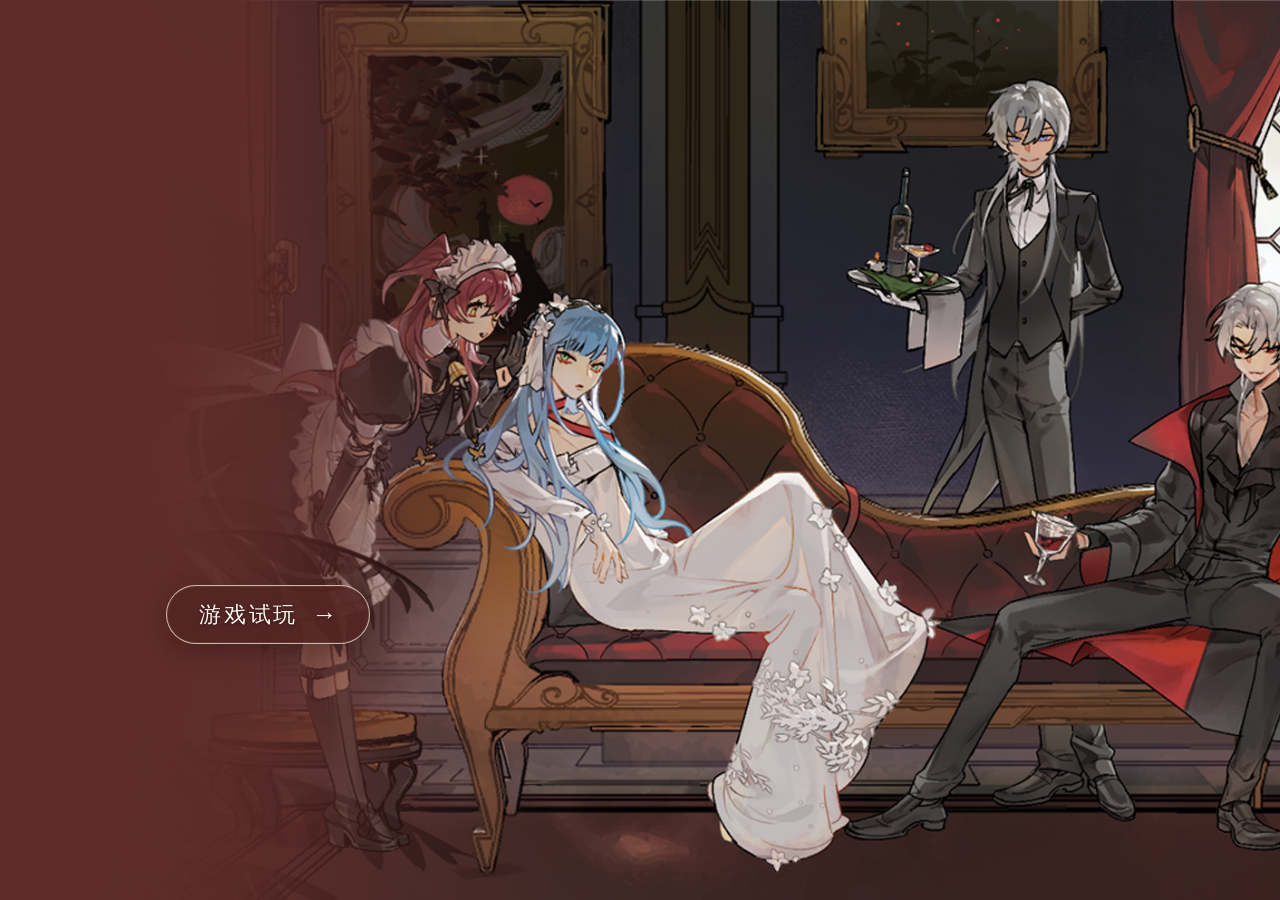
<file: index.html>
<!doctype html>
<html lang="zh-CN">
<head>
  <meta charset="utf-8">
  <meta name="viewport" content="width=device-width, initial-scale=1">
  <title>造梦间｜游戏试玩</title>
  <style>
    :root {
      color-scheme: dark;
      font-family: "Microsoft YaHei", "Noto Sans SC", sans-serif;
    }

    * { box-sizing: border-box; }

    html, body {
      width: 100%;
      height: 100%;
      margin: 0;
      overflow: hidden;
      background: #3a1d1c;
    }

    .home {
      position: relative;
      width: 100%;
      height: 100%;
      min-height: 100dvh;
      background: #3a1d1c url("assets/home-hero.png") center center / cover no-repeat;
    }

    .play-button {
      position: absolute;
      left: 13%;
      top: 65%;
      display: inline-flex;
      align-items: center;
      justify-content: center;
      min-width: 190px;
      min-height: 58px;
      padding: 14px 32px;
      border: 1px solid rgba(255, 239, 220, 0.72);
      border-radius: 999px;
      color: #fff8ef;
      background: rgba(83, 37, 35, 0.88);
      box-shadow: 0 8px 24px rgba(20, 7, 7, 0.28), inset 0 0 0 1px rgba(255,255,255,0.08);
      font-size: clamp(17px, 1.7vw, 24px);
      letter-spacing: 0.12em;
      text-decoration: none;
      text-shadow: 0 1px 3px rgba(0,0,0,0.45);
      transition: transform 160ms ease, background 160ms ease, box-shadow 160ms ease;
    }

    .play-button::after {
      content: "→";
      margin-left: 14px;
      font-size: 1.15em;
      letter-spacing: 0;
    }

    .play-button:hover,
    .play-button:focus-visible {
      background: rgba(116, 52, 47, 0.96);
      box-shadow: 0 10px 28px rgba(20, 7, 7, 0.36), inset 0 0 0 1px rgba(255,255,255,0.14);
      transform: translateY(-2px);
    }

    .play-button:focus-visible {
      outline: 3px solid rgba(255, 224, 190, 0.82);
      outline-offset: 4px;
    }

    @media (max-width: 700px) {
      .home {
        background-position: 62% center;
      }

      .play-button {
        left: 50%;
        top: auto;
        bottom: 9%;
        min-width: 180px;
        transform: translateX(-50%);
        background: rgba(65, 28, 28, 0.92);
      }

      .play-button:hover,
      .play-button:focus-visible {
        transform: translateX(-50%) translateY(-2px);
      }
    }
  </style>
</head>
<body>
  <main class="home" aria-label="造梦间首页">
    <a class="play-button" href="game01-001/" aria-label="进入游戏试玩">游戏试玩</a>
  </main>
</body>
</html>
</file>
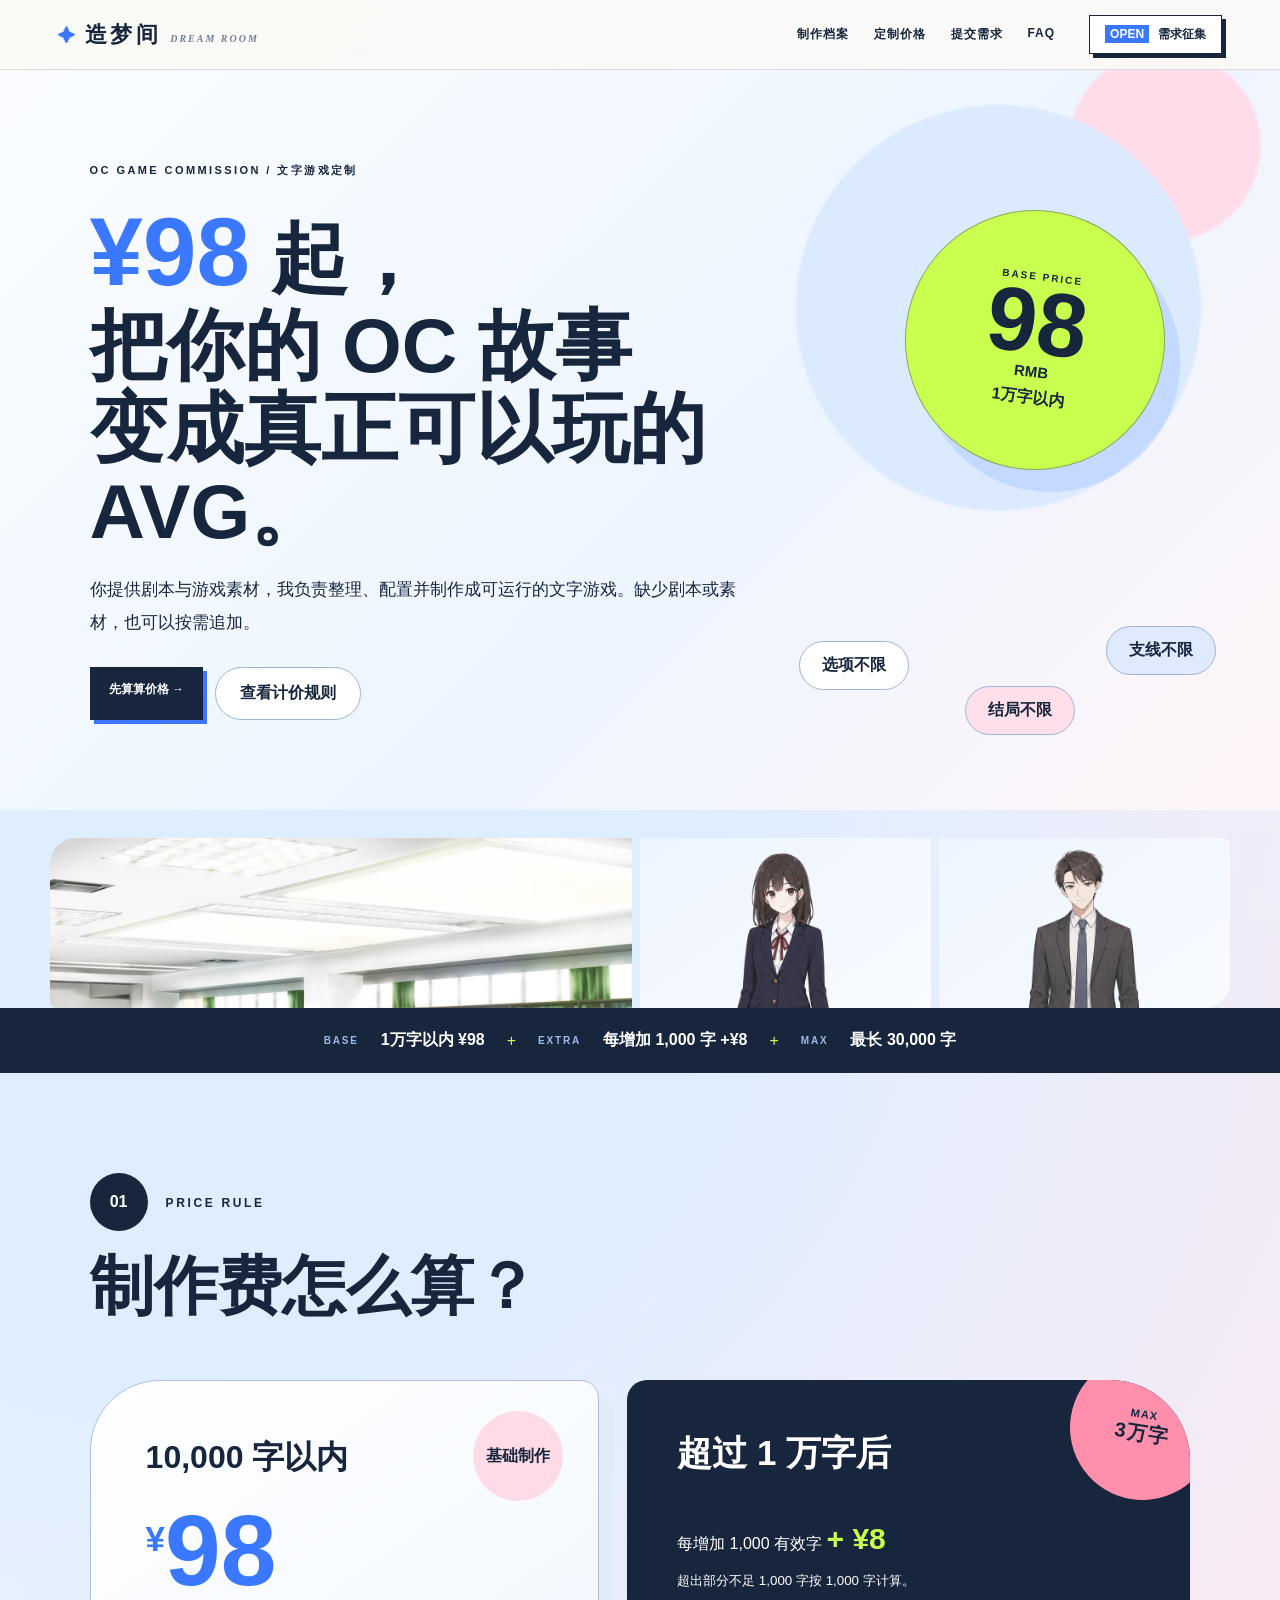
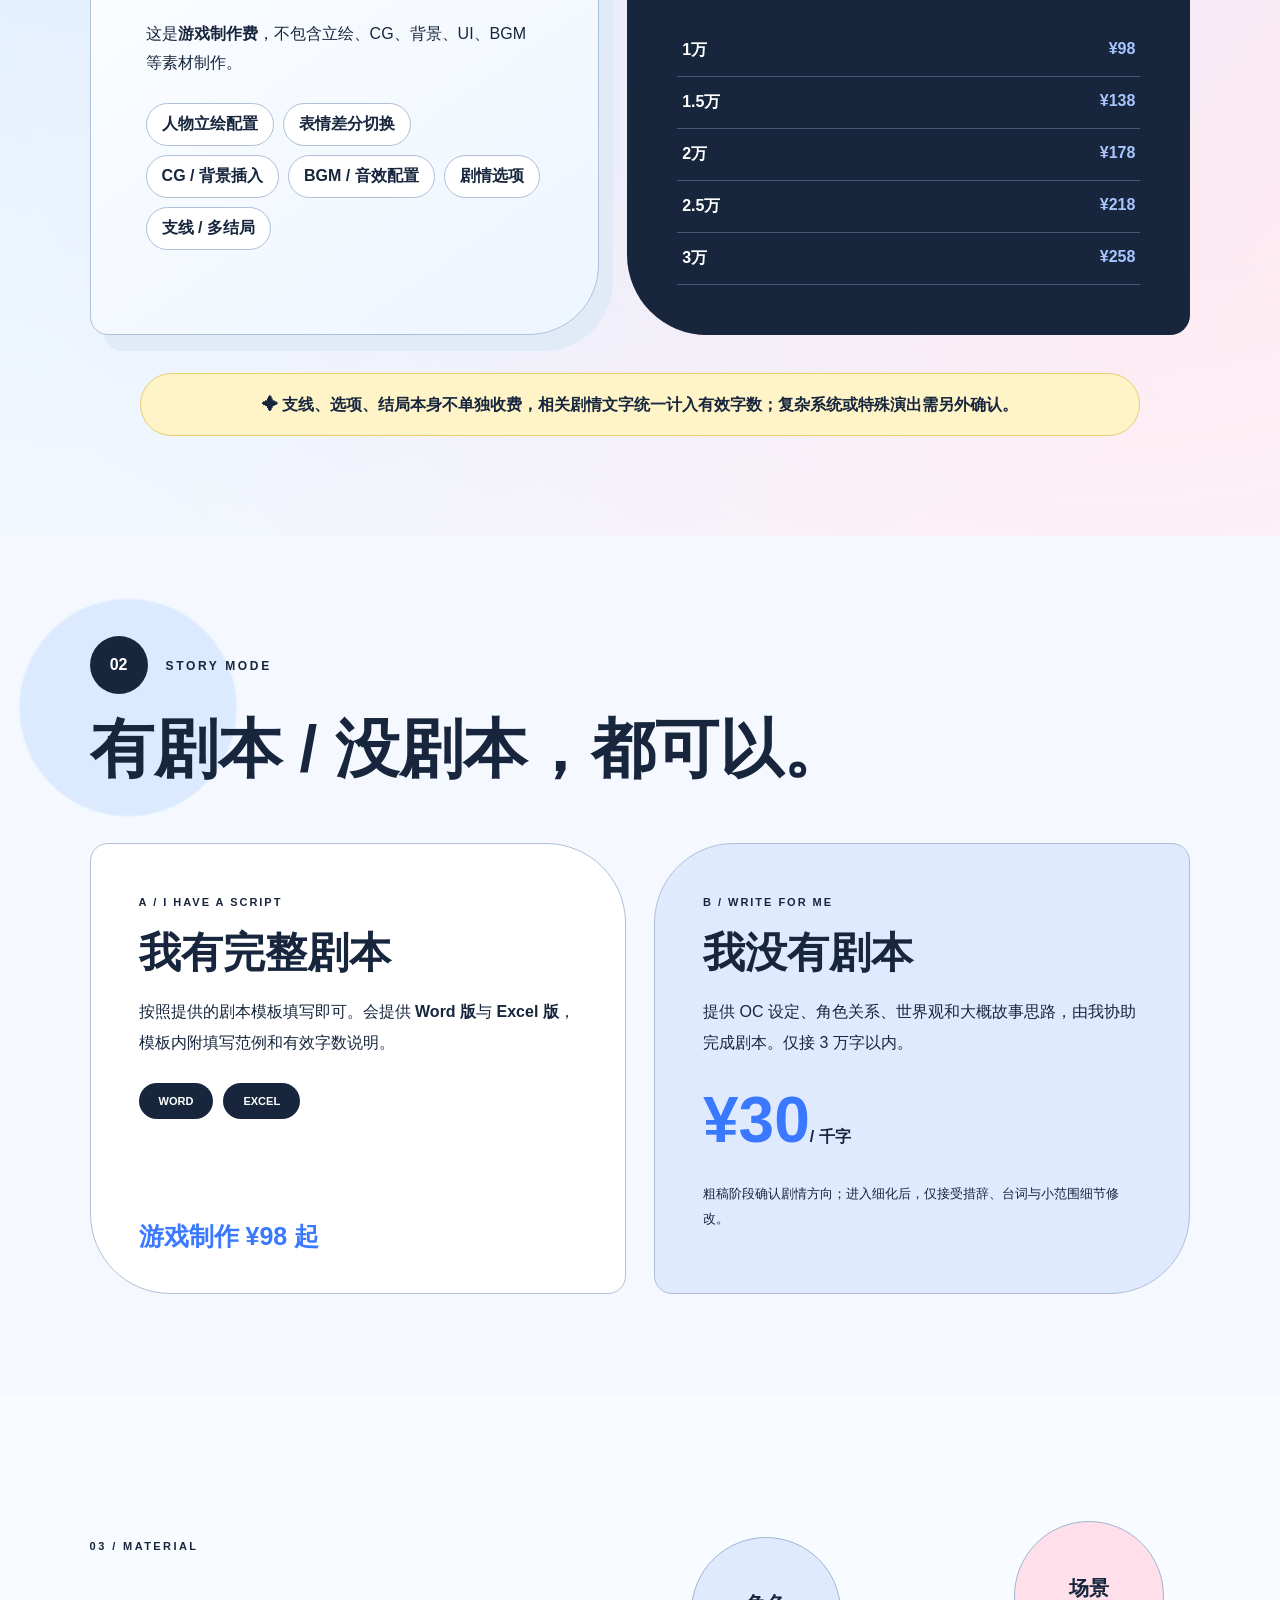
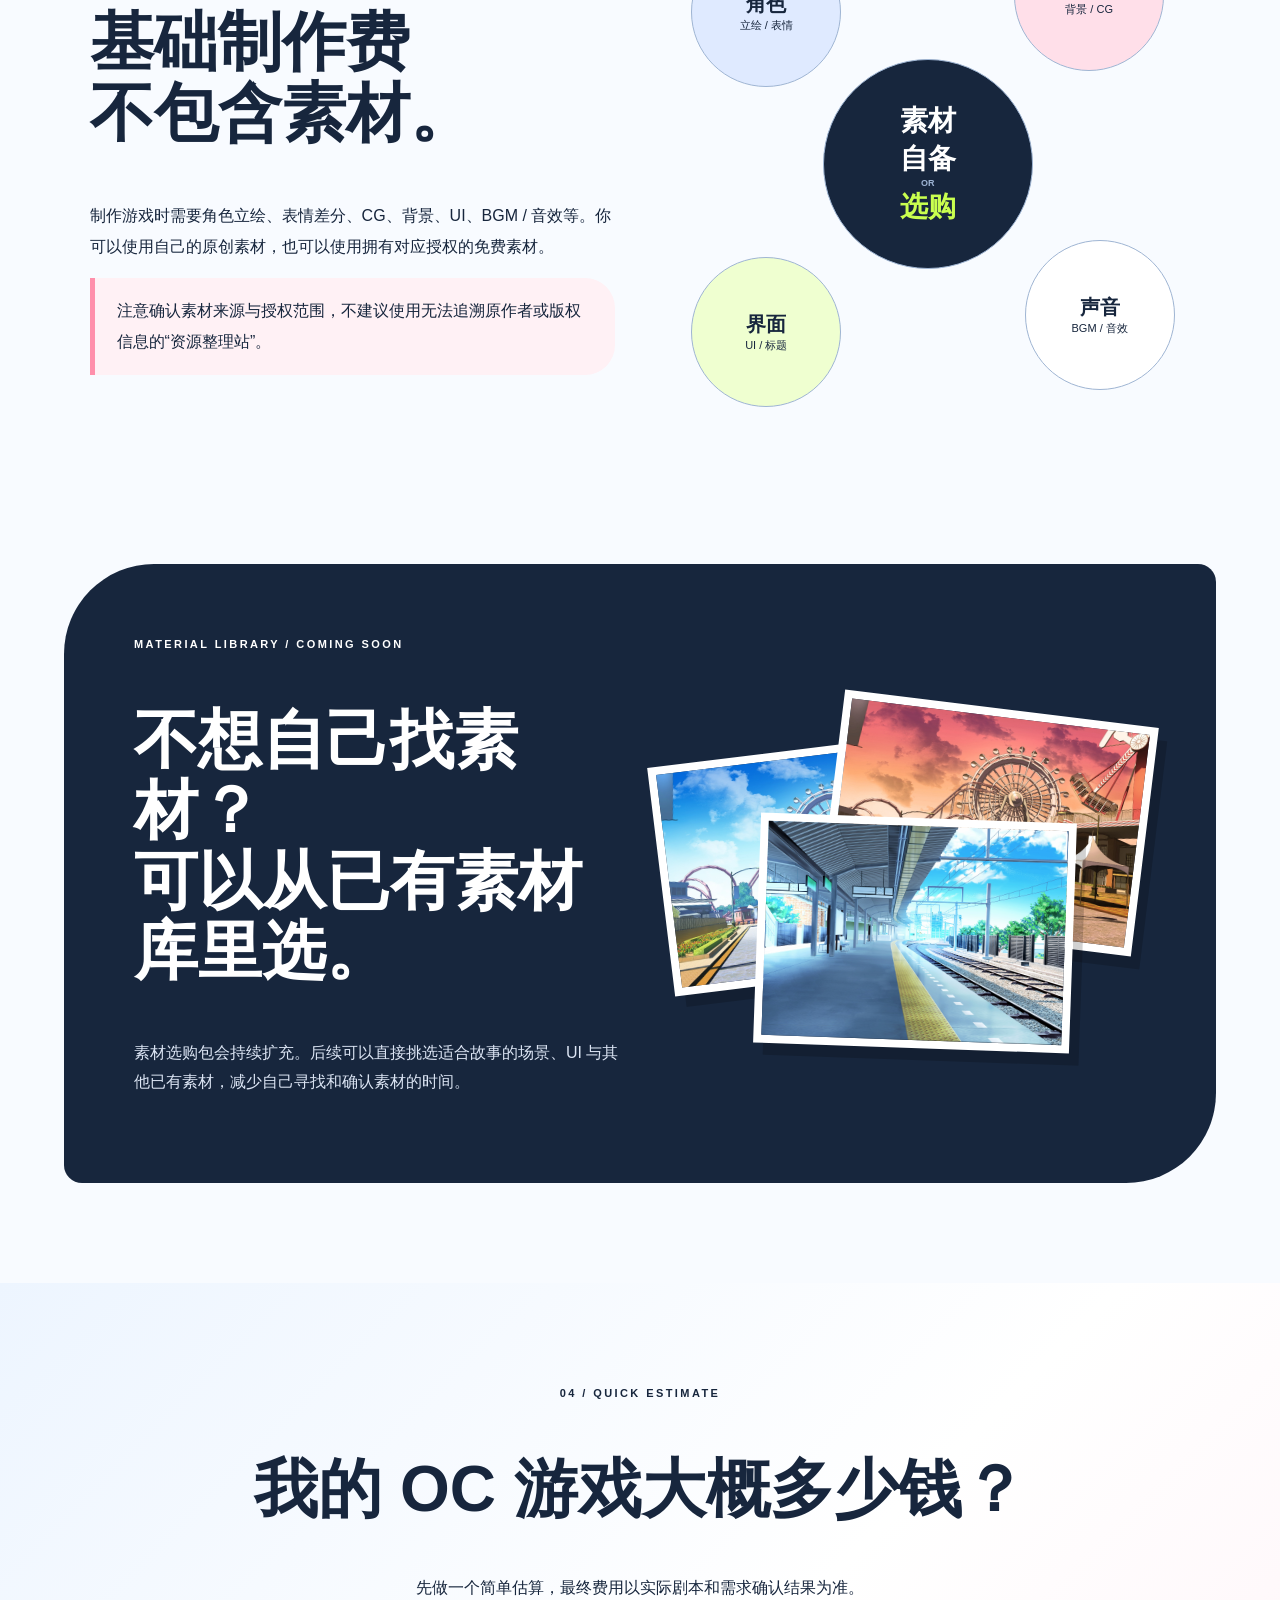
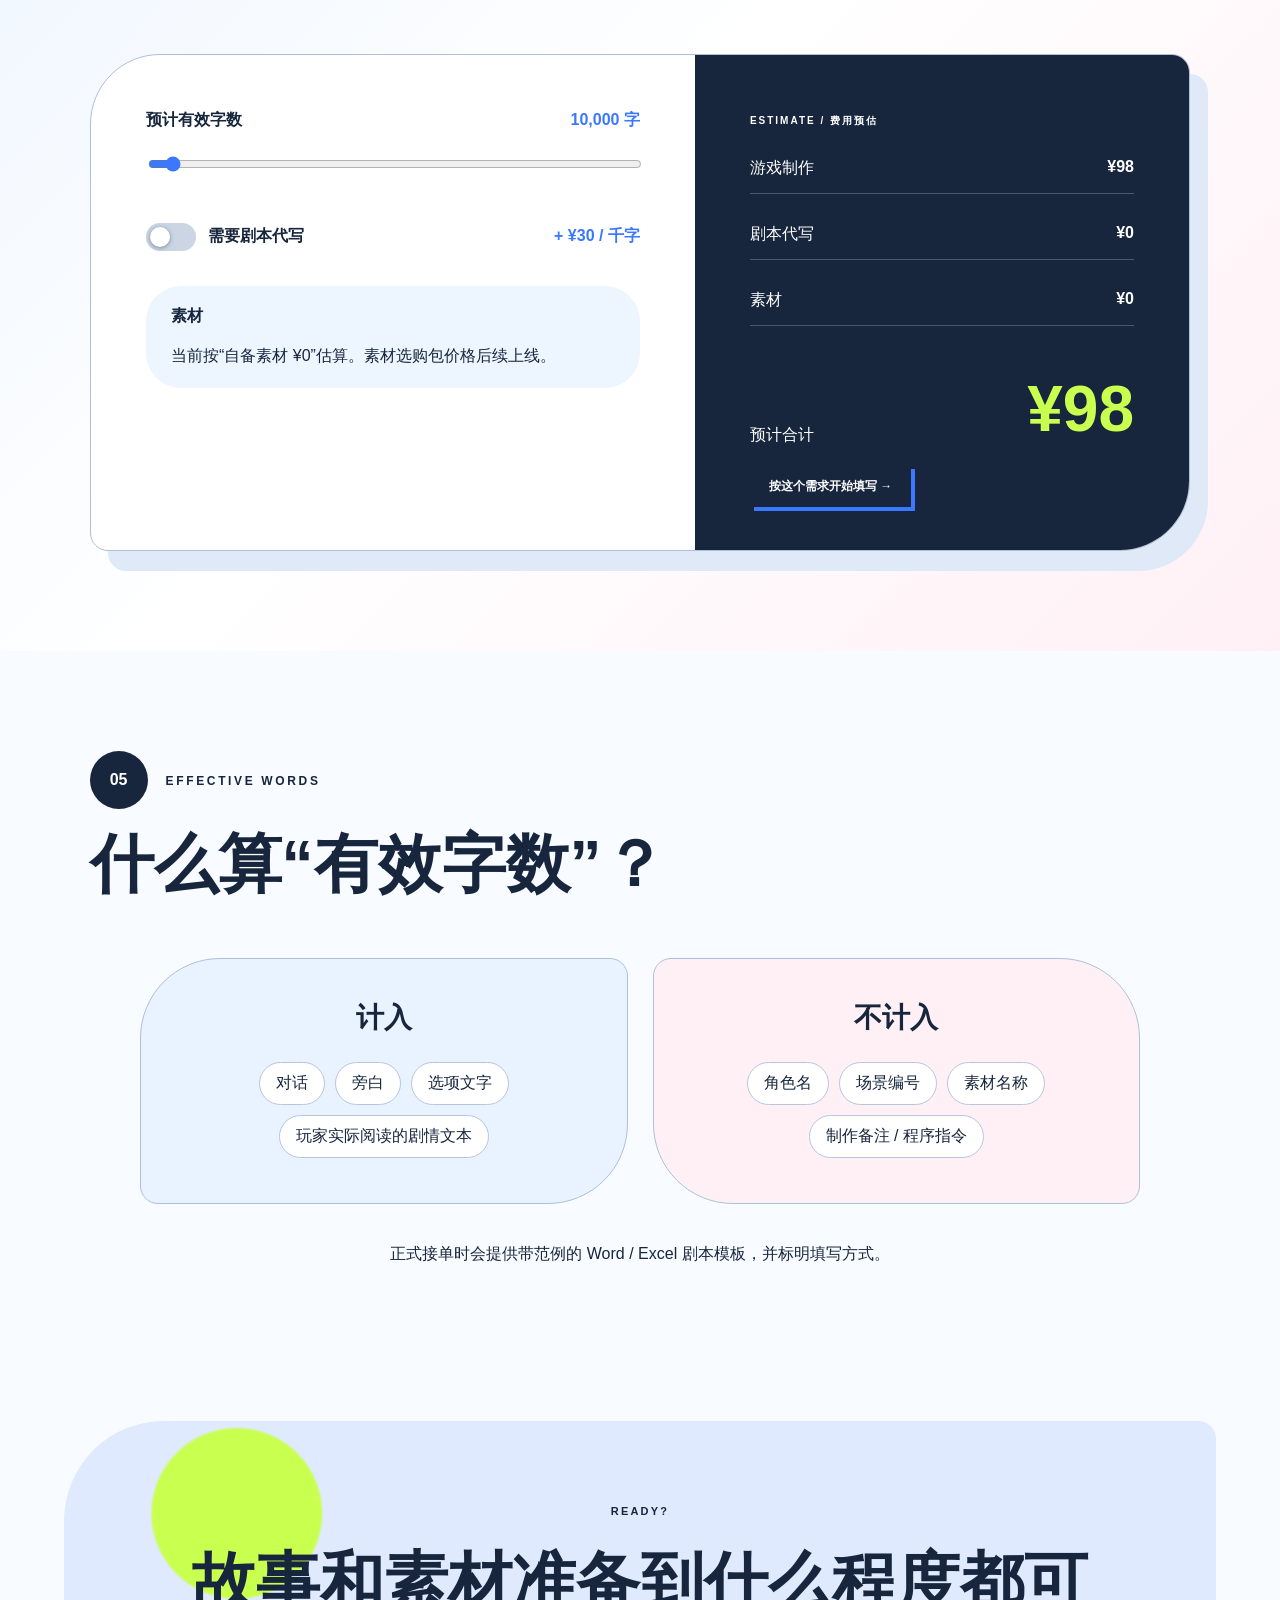
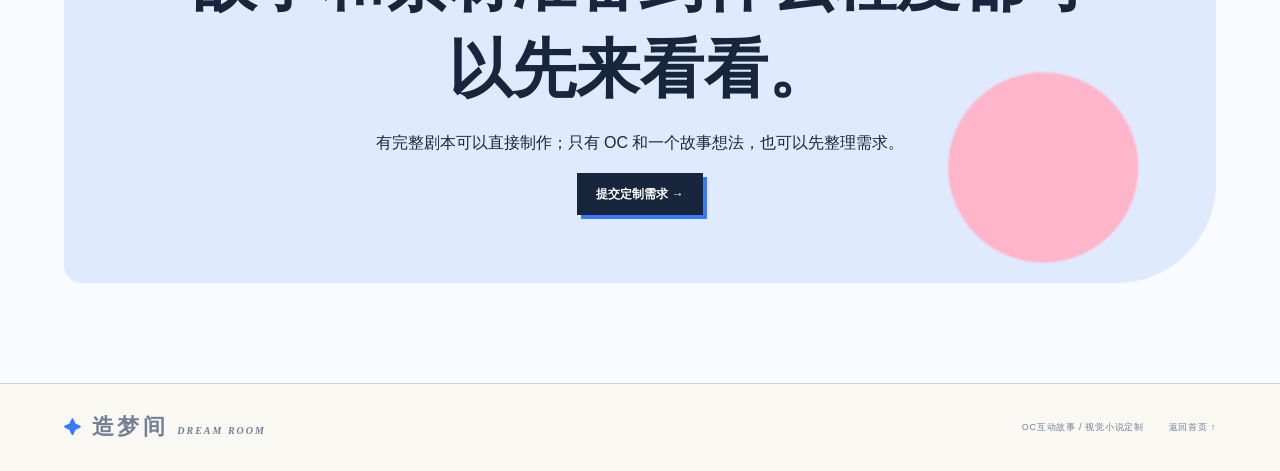
<file: commission.html>
<!doctype html><html lang="zh-CN"><head><meta charset="utf-8"><meta name="viewport" content="width=device-width,initial-scale=1"><title>定制价格｜造梦间</title><link rel="stylesheet" href="style.css"><link rel="stylesheet" href="subpages.css"><link rel="stylesheet" href="pricing.css"></head><body class="subpage"><header class="nav"><a class="brand" href="index.html"><span class="brand-star">✦</span><b>造梦间</b><em>DREAM ROOM</em></a><nav><a href="index.html#project">制作档案</a><a href="commission.html">定制价格</a><a href="request.html">提交需求</a><a href="faq.html">FAQ</a></nav><a class="nav-ticket" href="request.html"><span>OPEN</span> 需求征集</a></header><main>
<section class="price-hero"><div class="hero-copy"><span class="eyebrow">OC GAME COMMISSION / 文字游戏定制</span><h1><i>¥98</i> 起，<br>把你的 OC 故事<br><strong>变成真正可以玩的 AVG。</strong></h1><p>你提供剧本与游戏素材，我负责整理、配置并制作成可运行的文字游戏。缺少剧本或素材，也可以按需追加。</p><div class="hero-actions"><a class="btn-fill" href="#calculator">先算算价格 →</a><a class="soft-btn" href="#rules">查看计价规则</a></div></div><div class="price-sticker"><small>BASE PRICE</small><b>98</b><span>RMB</span><em>1万字以内</em></div><div class="bubble b1">选项不限</div><div class="bubble b2">结局不限</div><div class="bubble b3">支线不限</div></section><div class="sub-visual-strip"><img src="assets/library.jpg" alt="图书馆场景"><img src="assets/female-student.png" class="portrait" alt="学生角色"><img src="assets/male-office.png" class="portrait" alt="上班族角色"></div>
<section class="price-strip"><span>BASE</span><b>1万字以内 ¥98</b><i>+</i><span>EXTRA</span><b>每增加 1,000 字 +¥8</b><i>+</i><span>MAX</span><b>最长 30,000 字</b></section>
<section class="pricing-section" id="rules"><div class="sub-title"><b>01</b><span>PRICE RULE</span><h2>制作费怎么算？</h2></div><div class="price-layout"><article class="main-price-card"><div class="round-label">基础制作</div><h3>10,000 字以内</h3><div class="huge-price"><sup>¥</sup>98</div><p>这是<strong>游戏制作费</strong>，不包含立绘、CG、背景、UI、BGM 等素材制作。</p><div class="included"><span>人物立绘配置</span><span>表情差分切换</span><span>CG / 背景插入</span><span>BGM / 音效配置</span><span>剧情选项</span><span>支线 / 多结局</span></div></article><div class="price-ruler"><h3>超过 1 万字后</h3><p>每增加 1,000 有效字 <strong>+ ¥8</strong><br><small>超出部分不足 1,000 字按 1,000 字计算。</small></p><div class="ruler-list"><span><b>1万</b><em>¥98</em></span><span><b>1.5万</b><em>¥138</em></span><span><b>2万</b><em>¥178</em></span><span><b>2.5万</b><em>¥218</em></span><span><b>3万</b><em>¥258</em></span></div><div class="limit-orb">MAX<br><b>3万字</b></div></div></div><div class="notice-pill">✦ 支线、选项、结局本身不单独收费，相关剧情文字统一计入有效字数；复杂系统或特殊演出需另外确认。</div></section>
<section class="script-section"><div class="sub-title"><b>02</b><span>STORY MODE</span><h2>有剧本 / 没剧本，都可以。</h2></div><div class="script-cards"><article class="script-card have"><span>A / I HAVE A SCRIPT</span><h3>我有完整剧本</h3><p>按照提供的剧本模板填写即可。会提供 <b>Word 版</b>与 <b>Excel 版</b>，模板内附填写范例和有效字数说明。</p><div class="doc-pills"><i>WORD</i><i>EXCEL</i></div><strong>游戏制作 ¥98 起</strong></article><article class="script-card need"><span>B / WRITE FOR ME</span><h3>我没有剧本</h3><p>提供 OC 设定、角色关系、世界观和大概故事思路，由我协助完成剧本。仅接 3 万字以内。</p><div class="writer-price"><b>¥30</b><em>/ 千字</em></div><p class="mini">粗稿阶段确认剧情方向；进入细化后，仅接受措辞、台词与小范围细节修改。</p></article></div></section>
<section class="material-section"><div class="material-copy"><span>03 / MATERIAL</span><h2>基础制作费<br>不包含素材。</h2><p>制作游戏时需要角色立绘、表情差分、CG、背景、UI、BGM / 音效等。你可以使用自己的原创素材，也可以使用拥有对应授权的免费素材。</p><p class="warning">注意确认素材来源与授权范围，不建议使用无法追溯原作者或版权信息的“资源整理站”。</p></div><div class="material-orbit"><div class="mat m1">角色<br><small>立绘 / 表情</small></div><div class="mat m2">场景<br><small>背景 / CG</small></div><div class="mat m3">界面<br><small>UI / 标题</small></div><div class="mat m4">声音<br><small>BGM / 音效</small></div><div class="center-mat">素材<br>自备<br><i>OR</i><b>选购</b></div></div></section>
<section class="library-tease"><div><span>MATERIAL LIBRARY / COMING SOON</span><h2>不想自己找素材？<br>可以从已有素材库里选。</h2><p>素材选购包会持续扩充。后续可以直接挑选适合故事的场景、UI 与其他已有素材，减少自己寻找和确认素材的时间。</p></div><div class="scene-stack"><img src="assets/park-day.jpg" onerror="this.src='../rtamu01_19201080.jpg'" alt="场景"><img src="assets/park-sunset.jpg" alt="场景"><img src="assets/station.jpg" onerror="this.style.display='none'" alt="场景"></div></section>
<section class="calculator" id="calculator"><div class="calc-head"><span>04 / QUICK ESTIMATE</span><h2>我的 OC 游戏大概多少钱？</h2><p>先做一个简单估算，最终费用以实际剧本和需求确认结果为准。</p></div><div class="calc-box"><div class="calc-controls"><label>预计有效字数 <output id="wordOut">10,000 字</output><input id="words" type="range" min="10000" max="30000" step="1000" value="10000"></label><label class="toggle-row"><input id="writing" type="checkbox"><span></span><b>需要剧本代写</b><em>+ ¥30 / 千字</em></label><div class="calc-note"><b>素材</b><p>当前按“自备素材 ¥0”估算。素材选购包价格后续上线。</p></div></div><div class="receipt"><small>ESTIMATE / 费用预估</small><p><span>游戏制作</span><b id="gamePrice">¥98</b></p><p><span>剧本代写</span><b id="writePrice">¥0</b></p><p><span>素材</span><b>¥0</b></p><hr><div class="total"><span>预计合计</span><strong id="totalPrice">¥98</strong></div><a class="btn-fill" href="request.html">按这个需求开始填写 →</a></div></div></section>
<section class="word-rule"><div class="sub-title"><b>05</b><span>EFFECTIVE WORDS</span><h2>什么算“有效字数”？</h2></div><div class="word-bubbles"><div class="yes"><b>计入</b><span>对话</span><span>旁白</span><span>选项文字</span><span>玩家实际阅读的剧情文本</span></div><div class="no"><b>不计入</b><span>角色名</span><span>场景编号</span><span>素材名称</span><span>制作备注 / 程序指令</span></div></div><p>正式接单时会提供带范例的 Word / Excel 剧本模板，并标明填写方式。</p></section>
<section class="final-cta"><span>READY?</span><h2>故事和素材准备到什么程度都可以先来看看。</h2><p>有完整剧本可以直接制作；只有 OC 和一个故事想法，也可以先整理需求。</p><a class="btn-fill" href="request.html">提交定制需求 →</a></section>
</main><footer><div class="brand"><span class="brand-star">✦</span><b>造梦间</b><em>DREAM ROOM</em></div><p>OC互动故事 / 视觉小说定制</p><a href="index.html">返回首页 ↑</a></footer><script src="pricing.js"></script></body></html>
</file>
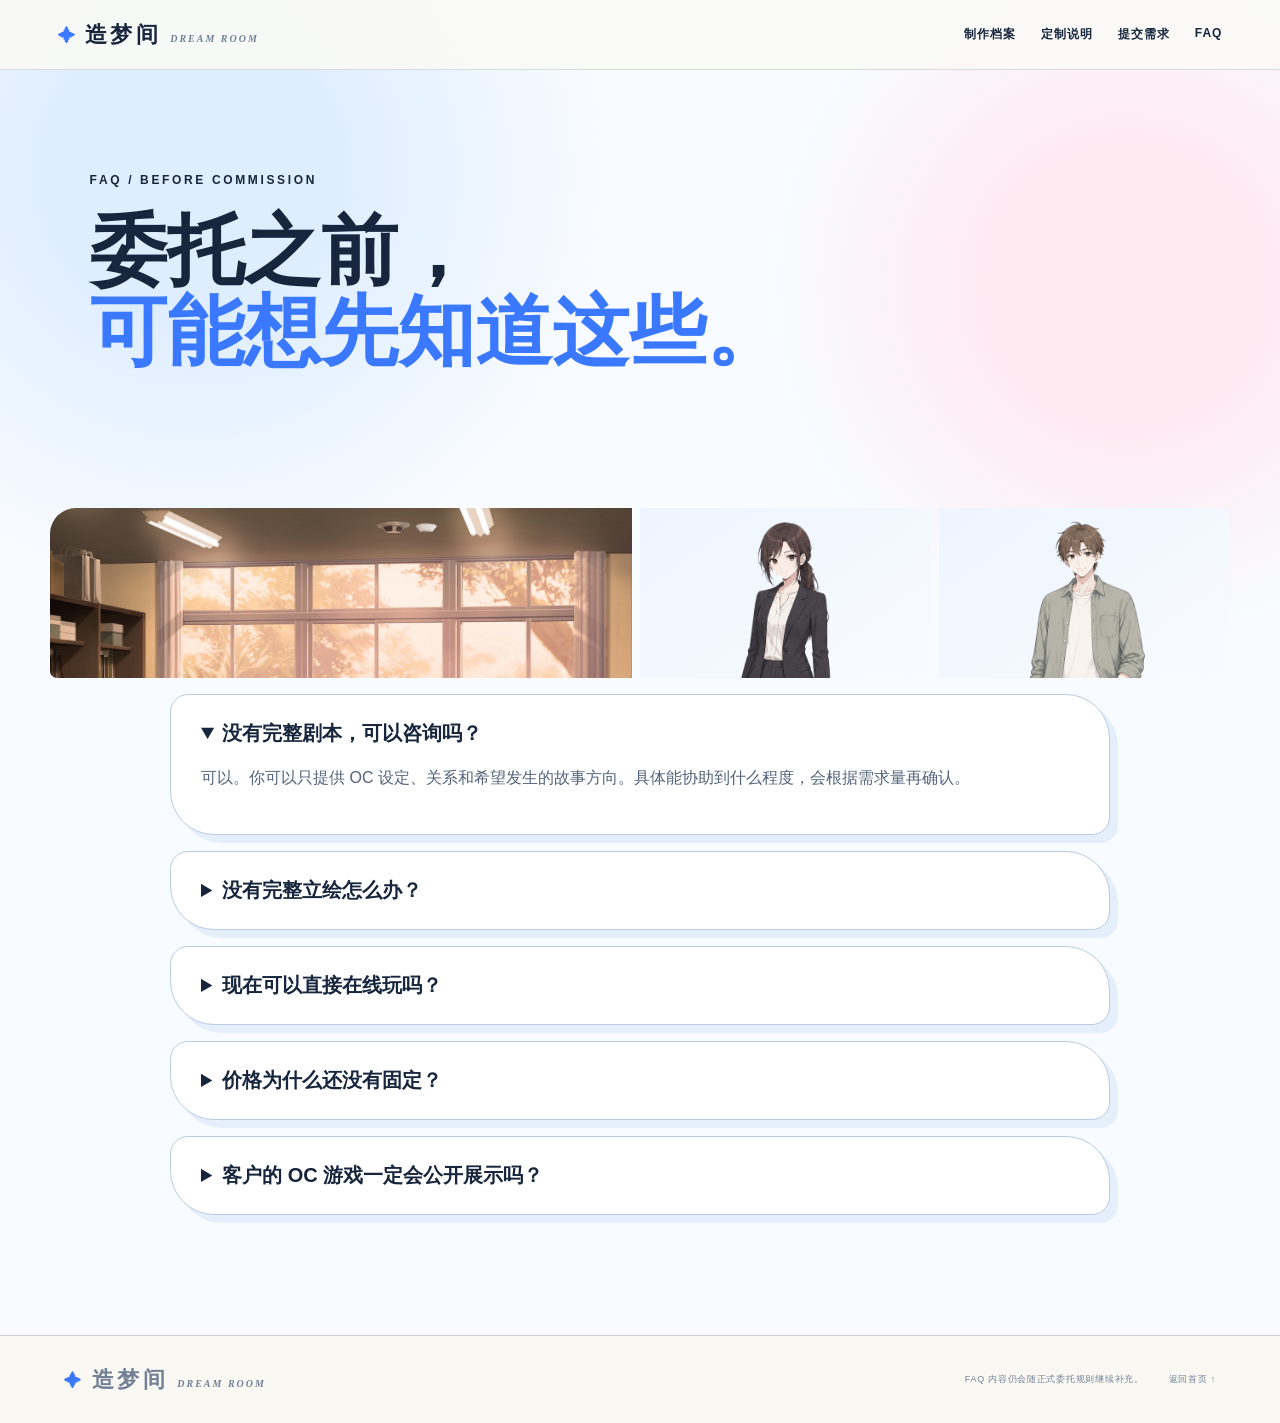
<file: faq.html>
<!doctype html><html lang="zh-CN"><head><meta charset="utf-8"><meta name="viewport" content="width=device-width,initial-scale=1"><title>FAQ｜造梦间</title><link rel="stylesheet" href="style.css"><link rel="stylesheet" href="subpages.css"></head><body class="subpage"><header class="nav"><a class="brand" href="index.html"><span class="brand-star">✦</span><b>造梦间</b><em>DREAM ROOM</em></a><nav><a href="index.html#project">制作档案</a><a href="commission.html">定制说明</a><a href="request.html">提交需求</a><a href="faq.html">FAQ</a></nav></header><main><section class="faq-hero"><span>FAQ / BEFORE COMMISSION</span><h1>委托之前，<br><strong>可能想先知道这些。</strong></h1></section><div class="sub-visual-strip"><img src="assets/meeting-room.jpg" alt="会议室"><img src="assets/female-office.png" class="portrait" alt="上班族角色"><img src="assets/male-casual.png" class="portrait" alt="日常角色"></div><section class="faq-list"><details open><summary>没有完整剧本，可以咨询吗？</summary><p>可以。你可以只提供 OC 设定、关系和希望发生的故事方向。具体能协助到什么程度，会根据需求量再确认。</p></details><details><summary>没有完整立绘怎么办？</summary><p>可以先提交现有资料。是否需要补充立绘、表情或其他素材，会在确认方案时列出来。</p></details><details><summary>现在可以直接在线玩吗？</summary><p>当前 PROJECT 001 仍在制作中，网页试玩也在后续计划里。网站会先作为项目展示和定制需求入口。</p></details><details><summary>价格为什么还没有固定？</summary><p>游戏制作量会受到时长、角色数量、剧情分支、CG、UI 与素材完整度影响。当前阶段先通过实际需求整理出更合理的套餐。</p></details><details><summary>客户的 OC 游戏一定会公开展示吗？</summary><p>不会默认公开。公开展示、案例使用与私人项目的规则会在正式委托条款中单独确认。</p></details></section></main><footer><div class="brand"><span class="brand-star">✦</span><b>造梦间</b><em>DREAM ROOM</em></div><p>FAQ 内容仍会随正式委托规则继续补充。</p><a href="index.html">返回首页 ↑</a></footer></body></html>
</file>
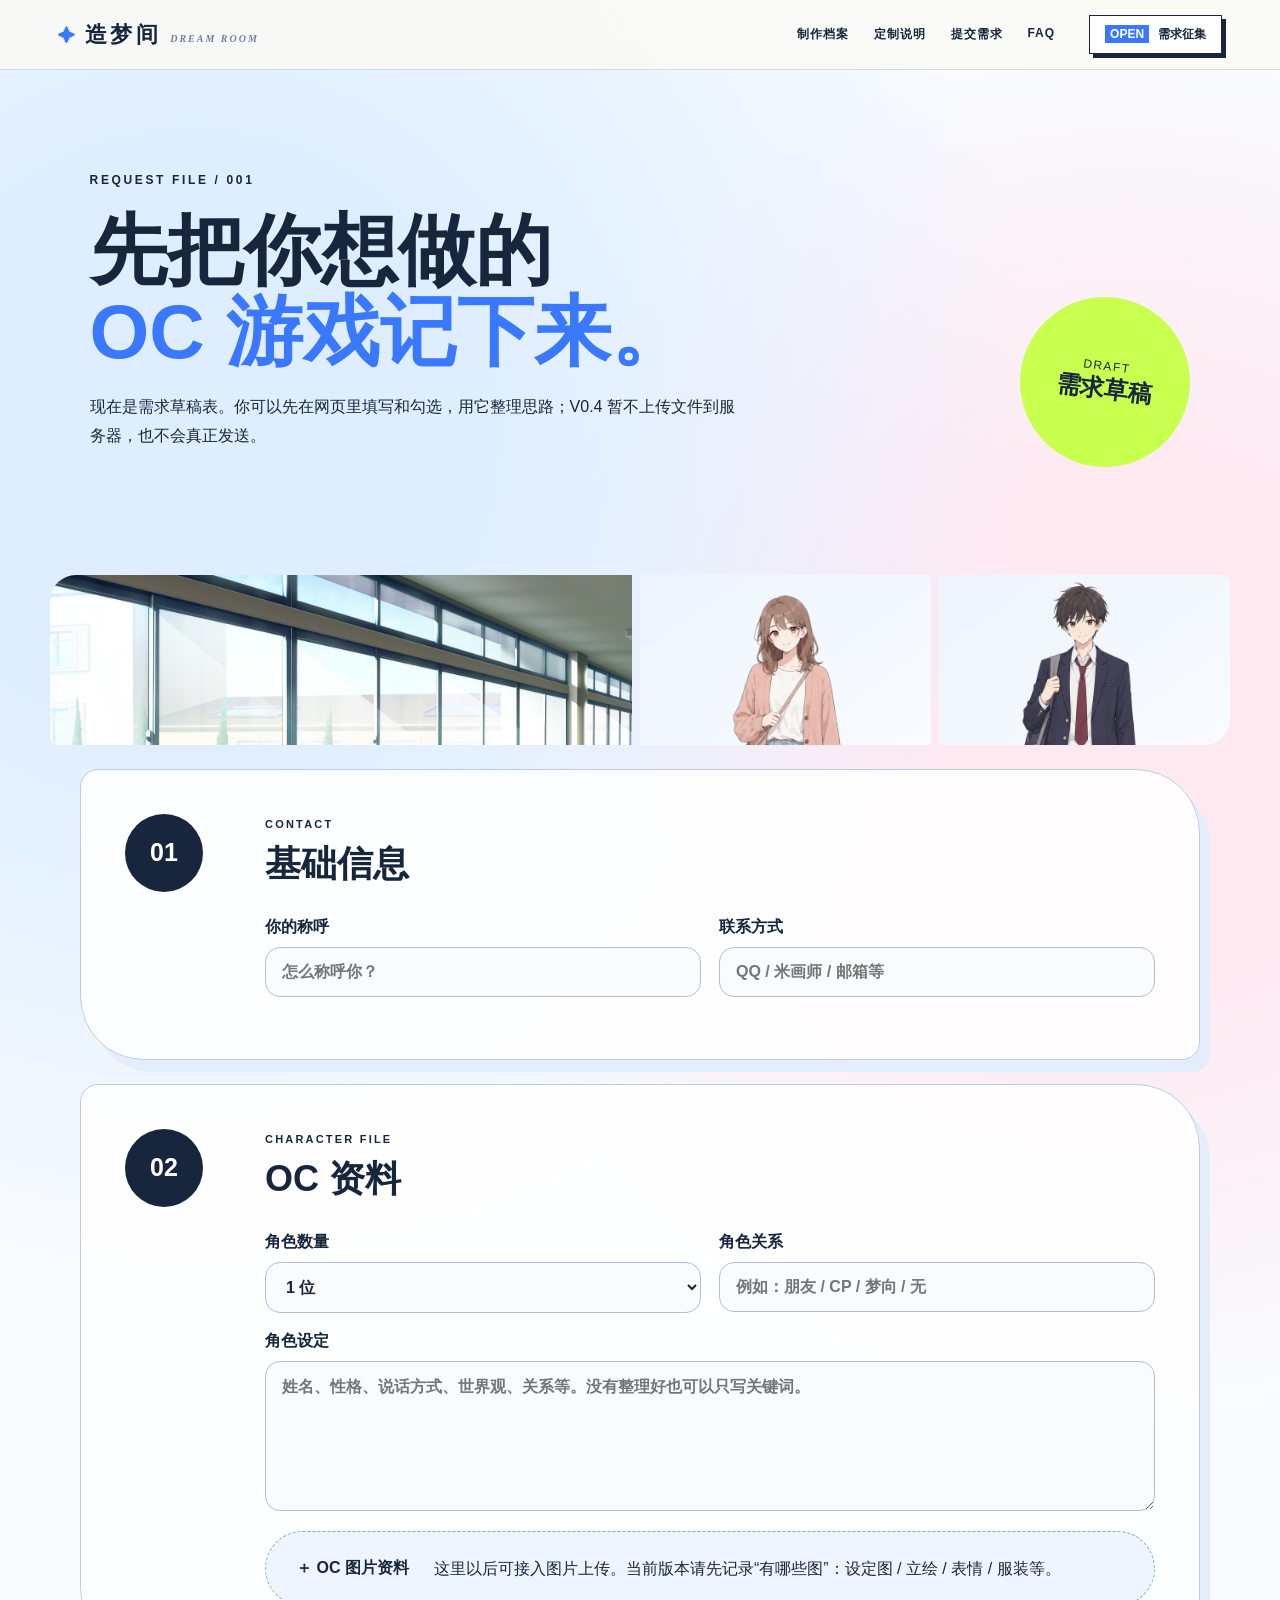
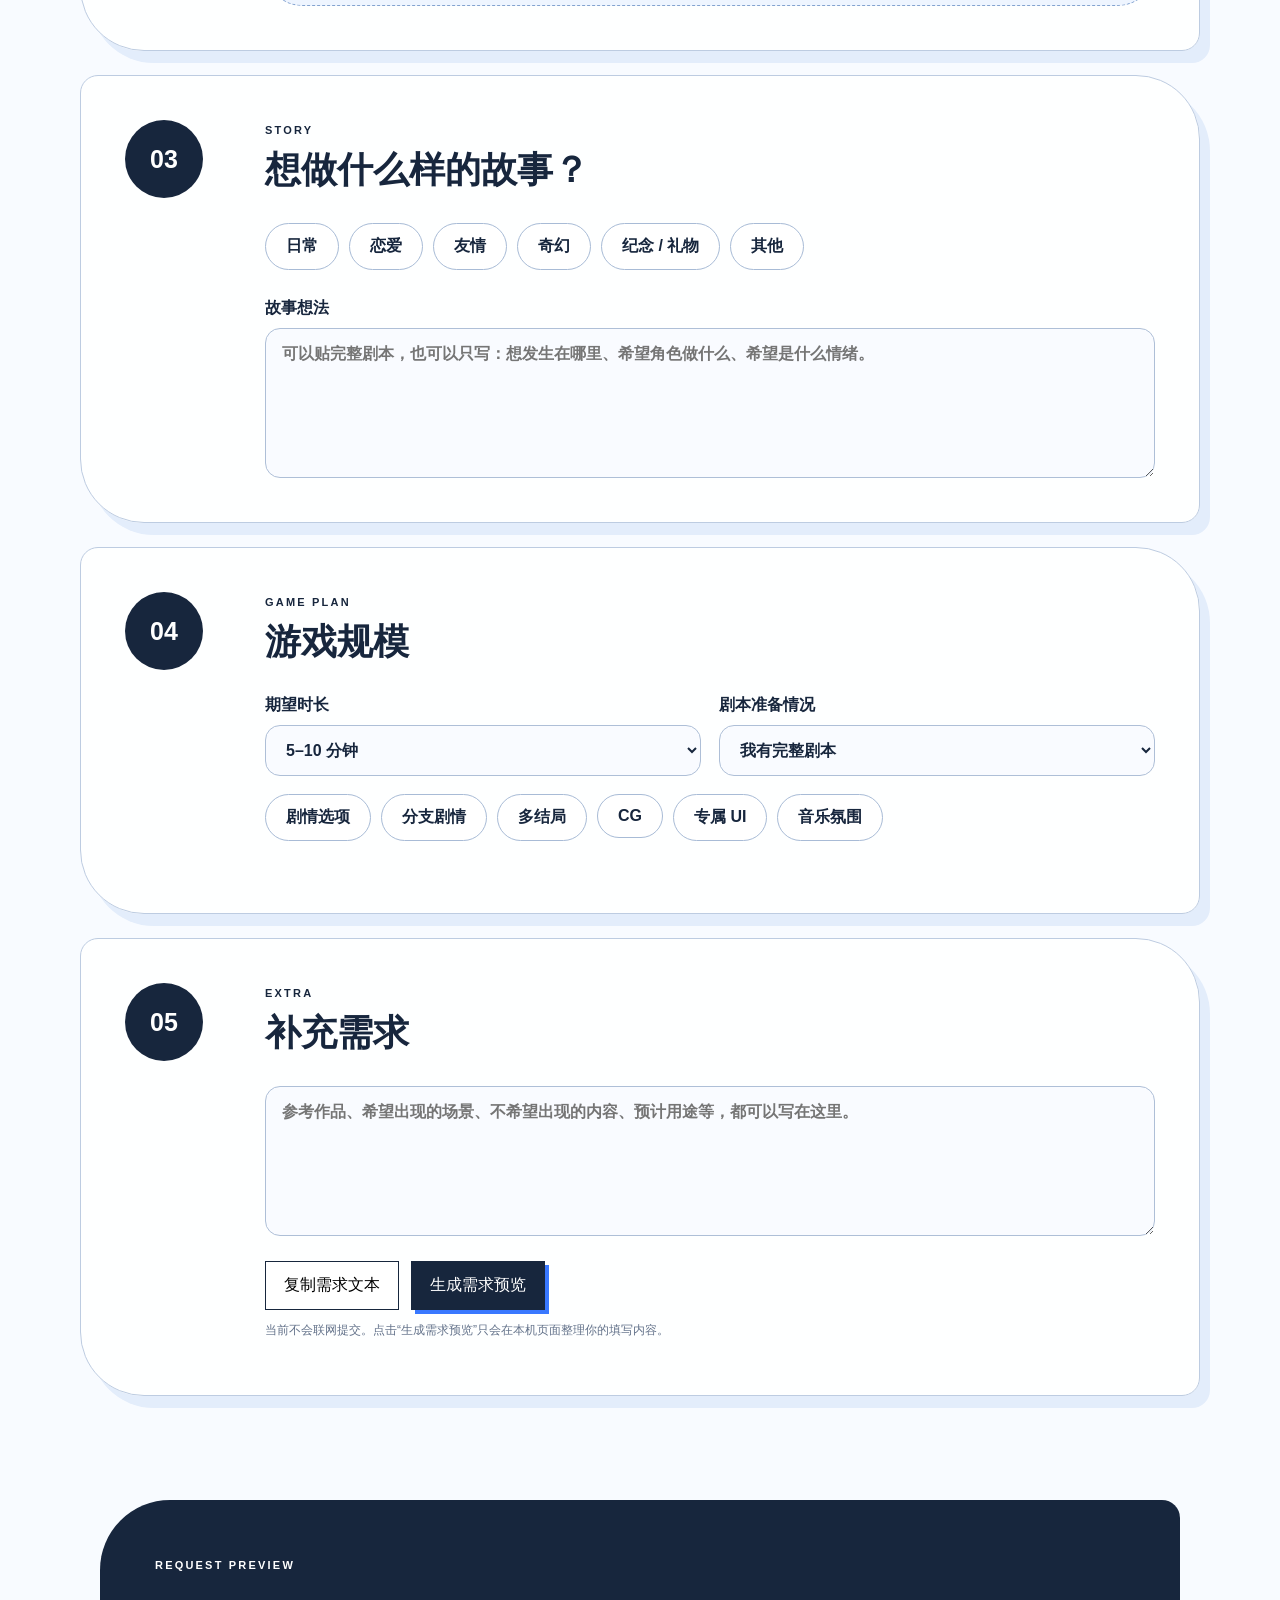
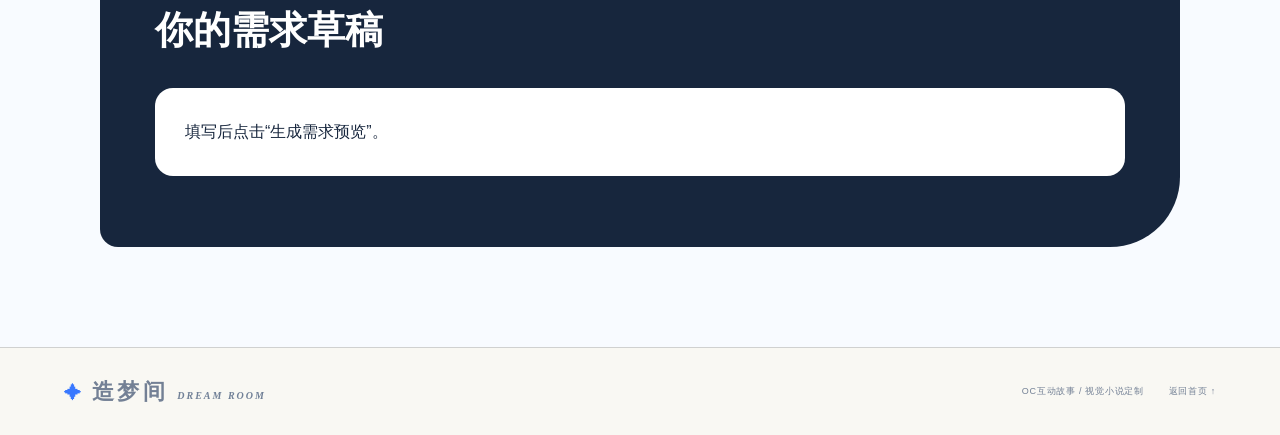
<file: request.html>
<!doctype html><html lang="zh-CN"><head><meta charset="utf-8"><meta name="viewport" content="width=device-width,initial-scale=1"><title>提交需求｜造梦间</title><link rel="stylesheet" href="style.css"><link rel="stylesheet" href="subpages.css"></head><body class="subpage"><header class="nav"><a class="brand" href="index.html"><span class="brand-star">✦</span><b>造梦间</b><em>DREAM ROOM</em></a><nav><a href="index.html#project">制作档案</a><a href="commission.html">定制说明</a><a href="request.html">提交需求</a><a href="faq.html">FAQ</a></nav><a class="nav-ticket" href="request.html"><span>OPEN</span> 需求征集</a></header><main>
<section class="form-hero"><div><span>REQUEST FILE / 001</span><h1>先把你想做的<br><strong>OC 游戏记下来。</strong></h1><p>现在是需求草稿表。你可以先在网页里填写和勾选，用它整理思路；V0.4 暂不上传文件到服务器，也不会真正发送。</p></div><div class="form-badge">DRAFT<br><b>需求草稿</b></div></section><div class="sub-visual-strip"><img src="assets/corridor.jpg" alt="校园走廊"><img src="assets/female-casual.png" class="portrait" alt="日常角色"><img src="assets/male-student.png" class="portrait" alt="学生角色"></div>
<form class="request-form" id="requestForm"><section class="form-block"><div class="form-num">01</div><div class="form-content"><span>CONTACT</span><h2>基础信息</h2><div class="fields two"><label>你的称呼<input name="name" placeholder="怎么称呼你？"></label><label>联系方式<input name="contact" placeholder="QQ / 米画师 / 邮箱等"></label></div></div></section>
<section class="form-block"><div class="form-num">02</div><div class="form-content"><span>CHARACTER FILE</span><h2>OC 资料</h2><div class="fields two"><label>角色数量<select name="characters"><option>1 位</option><option>2 位</option><option>3 位</option><option>4 位及以上</option></select></label><label>角色关系<input name="relation" placeholder="例如：朋友 / CP / 梦向 / 无"></label></div><label>角色设定<textarea name="characterInfo" placeholder="姓名、性格、说话方式、世界观、关系等。没有整理好也可以只写关键词。"></textarea></label><div class="upload-mock"><b>＋ OC 图片资料</b><span>这里以后可接入图片上传。当前版本请先记录“有哪些图”：设定图 / 立绘 / 表情 / 服装等。</span></div></div></section>
<section class="form-block"><div class="form-num">03</div><div class="form-content"><span>STORY</span><h2>想做什么样的故事？</h2><div class="chips"><label><input type="checkbox" name="genre" value="日常"><span>日常</span></label><label><input type="checkbox" name="genre" value="恋爱"><span>恋爱</span></label><label><input type="checkbox" name="genre" value="友情"><span>友情</span></label><label><input type="checkbox" name="genre" value="奇幻"><span>奇幻</span></label><label><input type="checkbox" name="genre" value="纪念"><span>纪念 / 礼物</span></label><label><input type="checkbox" name="genre" value="其他"><span>其他</span></label></div><label>故事想法<textarea name="story" placeholder="可以贴完整剧本，也可以只写：想发生在哪里、希望角色做什么、希望是什么情绪。"></textarea></label></div></section>
<section class="form-block"><div class="form-num">04</div><div class="form-content"><span>GAME PLAN</span><h2>游戏规模</h2><div class="fields two"><label>期望时长<select name="length"><option>5–10 分钟</option><option>10–20 分钟</option><option>20–30 分钟</option><option>30 分钟以上</option><option>还不确定</option></select></label><label>剧本准备情况<select name="script"><option>我有完整剧本</option><option>我有故事大纲</option><option>只有 OC 设定 / 想法</option><option>还不确定</option></select></label></div><div class="chips"><label><input type="checkbox" name="feature" value="choices"><span>剧情选项</span></label><label><input type="checkbox" name="feature" value="branches"><span>分支剧情</span></label><label><input type="checkbox" name="feature" value="endings"><span>多结局</span></label><label><input type="checkbox" name="feature" value="cg"><span>CG</span></label><label><input type="checkbox" name="feature" value="ui"><span>专属 UI</span></label><label><input type="checkbox" name="feature" value="music"><span>音乐氛围</span></label></div></div></section>
<section class="form-block"><div class="form-num">05</div><div class="form-content"><span>EXTRA</span><h2>补充需求</h2><label><textarea name="extra" placeholder="参考作品、希望出现的场景、不希望出现的内容、预计用途等，都可以写在这里。"></textarea></label><div class="form-actions"><button type="button" class="btn-line" id="copyBtn">复制需求文本</button><button type="button" class="btn-fill" id="previewBtn">生成需求预览</button></div><p class="tiny-note">当前不会联网提交。点击“生成需求预览”只会在本机页面整理你的填写内容。</p></div></section></form>
<section class="preview" id="preview"><span>REQUEST PREVIEW</span><h2>你的需求草稿</h2><pre id="previewText">填写后点击“生成需求预览”。</pre></section>
</main><footer><div class="brand"><span class="brand-star">✦</span><b>造梦间</b><em>DREAM ROOM</em></div><p>OC互动故事 / 视觉小说定制</p><a href="index.html">返回首页 ↑</a></footer><script src="request.js"></script></body></html>
</file>
<file: style.css>
:root{
  --ink:#182335;--blue:#3978ee;--sky:#72c9f3;--ice:#eef7ff;--paper:#fbfaf7;--cream:#f4f0e8;
  --pink:#ef9fbd;--lime:#cafa66;--line:#b8c7d7;--muted:#66758a;--dark:#101722;
  --serif:"Times New Roman","Songti SC","SimSun",serif;
  --sans:"Arial","PingFang SC","Microsoft YaHei",sans-serif;
  --cnserif:"Songti SC","STSong","SimSun",serif;
  --kai:"KaiTi","STKaiti",serif;
}
*{box-sizing:border-box}html{scroll-behavior:smooth}body{margin:0;color:var(--ink);font-family:var(--sans);background:#f7f7f4;overflow-x:hidden}a{color:inherit;text-decoration:none}img{display:block}.page-noise{position:fixed;inset:0;pointer-events:none;z-index:100;background-image:radial-gradient(rgba(24,35,53,.055) .55px,transparent .55px);background-size:5px 5px;mix-blend-mode:multiply;opacity:.22}.nav{height:70px;padding:0 4.5vw;display:flex;align-items:center;gap:34px;position:fixed;z-index:50;top:0;width:100%;background:rgba(250,250,247,.9);backdrop-filter:blur(16px);border-bottom:1px solid rgba(24,35,53,.14)}.brand{display:flex;align-items:baseline;gap:9px;margin-right:auto}.brand-star{color:var(--blue);font-size:18px}.brand b{font-family:var(--cnserif);font-size:22px;letter-spacing:.16em}.brand em{font-family:Georgia,var(--serif);font-size:10px;font-weight:600;letter-spacing:.2em;color:#718097}.nav nav{display:flex;gap:25px;font-size:12px;font-weight:700;letter-spacing:.08em}.nav nav a{position:relative;padding:5px 0}.nav nav a:after{content:"";position:absolute;left:0;right:100%;bottom:0;height:2px;background:var(--blue);transition:.25s}.nav nav a:hover:after{right:0}.nav-ticket{font-size:12px;font-weight:800;border:1px solid var(--ink);padding:10px 15px;box-shadow:4px 4px 0 var(--ink);background:white}.nav-ticket span{background:var(--blue);color:white;padding:2px 5px;margin-right:6px}

.hero{min-height:850px;height:100vh;position:relative;overflow:hidden;padding-top:70px;background:linear-gradient(135deg,#f8f7f2 0%,#edf7ff 57%,#f7e9ef 100%)}.hero-bg{position:absolute;inset:0;background:linear-gradient(rgba(255,255,255,.86),rgba(255,255,255,.86)),url('assets/park-day.jpg') center/cover;filter:saturate(.7);opacity:.38}.hero-script{position:absolute;top:70px;left:2.5vw;font-family:Georgia,var(--serif);font-style:italic;font-size:clamp(95px,15vw,240px);line-height:.9;color:rgba(54,81,112,.065);white-space:nowrap;letter-spacing:-.08em}.hero-gridmark{position:absolute;right:-5vw;top:15vh;width:46vw;height:46vw;border-radius:50%;border:1px solid rgba(57,120,238,.17);box-shadow:0 0 0 42px rgba(255,255,255,.18),0 0 0 43px rgba(57,120,238,.1),0 0 0 85px rgba(255,255,255,.14),0 0 0 86px rgba(57,120,238,.07)}.hero-card{position:absolute;z-index:5;left:6.2vw;top:20%;width:min(590px,45vw);padding:28px 34px 30px;background:rgba(255,255,255,.84);border:1px solid rgba(24,35,53,.5);box-shadow:12px 12px 0 rgba(57,120,238,.15),0 30px 70px rgba(31,62,101,.13)}.hero-card:before,.hero-card:after{content:"✦";position:absolute;font-size:22px;color:var(--blue)}.hero-card:before{left:-11px;top:-16px}.hero-card:after{right:-11px;bottom:-16px}.hero-card-head{display:flex;justify-content:space-between;border-bottom:1px solid rgba(24,35,53,.24);padding-bottom:11px;font-size:9px;font-weight:800;letter-spacing:.18em}.hero-card-head b{color:var(--blue)}.hero-title{padding:42px 0 30px}.hero-title small{font-family:var(--kai);font-size:16px;color:#74849b}.hero h1{font-family:var(--cnserif);font-size:clamp(42px,4.5vw,72px);line-height:1.14;margin:12px 0 20px;letter-spacing:-.035em;font-weight:700}.hero h1 i{font-family:var(--kai);font-weight:500;color:var(--blue);font-style:normal}.hero-title p{font-size:12px;letter-spacing:.28em;font-weight:800;color:#54657c}.hero-actions{display:flex;gap:12px}.btn-fill,.btn-line{font-size:12px;font-weight:800;padding:13px 18px;border:1px solid var(--ink)}.btn-fill{background:var(--ink);color:white;box-shadow:4px 4px 0 var(--blue)}.btn-line{background:white}.hero-meta{display:grid;grid-template-columns:repeat(3,1fr);margin-top:36px;border-top:1px solid rgba(24,35,53,.18);padding-top:17px;gap:15px;font-size:8px;letter-spacing:.13em;color:#8590a0}.hero-meta b{display:block;margin-top:5px;font-size:10px;color:var(--ink);letter-spacing:.04em}.hero-visual{position:absolute;z-index:3;right:3vw;top:9%;width:52vw;height:87%;}.photo-frame{position:absolute;right:0;top:9%;width:77%;height:67%;background:#fff;padding:10px;border:1px solid rgba(24,35,53,.2);box-shadow:0 28px 60px rgba(39,72,110,.17);transform:rotate(1.2deg);overflow:hidden}.photo-frame:before{content:"";position:absolute;inset:18px;border:1px solid rgba(255,255,255,.75);z-index:2}.photo-frame img{width:100%;height:100%;object-fit:cover}.photo-label{position:absolute;right:16px;bottom:15px;background:white;border:1px solid var(--ink);padding:7px 9px;font-size:8px;font-weight:900;letter-spacing:.16em}.hero-girl{position:absolute;height:96%;left:3%;bottom:-10%;z-index:6;filter:drop-shadow(0 20px 22px rgba(31,51,80,.2))}.mini-polaroid{position:absolute;z-index:8;background:#fff;padding:7px 7px 22px;border:1px solid rgba(24,35,53,.22);box-shadow:0 10px 28px rgba(27,49,78,.16)}.mini-polaroid img{width:100%;height:100%;object-fit:cover}.mini-polaroid span{position:absolute;bottom:6px;left:8px;font:700 7px Arial;letter-spacing:.14em}.mini-a{width:190px;height:130px;right:3%;bottom:4%;transform:rotate(-4deg)}.mini-b{width:145px;height:105px;right:30%;top:5%;transform:rotate(5deg)}.sticker{position:absolute;z-index:9;display:grid;place-items:center;background:white;border:1px solid var(--ink);font-weight:900;box-shadow:3px 3px 0 var(--ink)}.st1{right:4%;top:4%;width:42px;height:42px;color:var(--blue);font-size:21px;transform:rotate(8deg)}.st2{right:18%;bottom:7%;width:48px;height:28px;background:var(--lime);font-size:12px;transform:rotate(-6deg)}.st3{right:0;top:31%;padding:7px 10px;background:var(--pink);font-size:9px;letter-spacing:.12em;transform:rotate(90deg)}.scroll-note{position:absolute;z-index:9;left:6.2vw;bottom:26px;font-size:8px;font-weight:800;letter-spacing:.2em;color:#75869b}

.file-section,.commission-section,.process-section{position:relative;max-width:1500px;margin:auto;padding:120px 6vw 130px}.giant-word{position:absolute;top:68px;left:3.5vw;font:bold clamp(70px,10vw,150px)/1 Arial;color:rgba(30,45,65,.045);letter-spacing:-.07em;white-space:nowrap}.giant-word.soft{color:rgba(57,120,238,.055)}.file-title-row{position:relative;z-index:2;display:flex;align-items:flex-end;justify-content:space-between;margin-bottom:52px}.chapter-tag{display:grid;grid-template-columns:56px auto;grid-template-rows:auto auto;align-items:center;column-gap:14px}.chapter-tag>span{grid-row:1/3;display:grid;place-items:center;width:56px;height:56px;border:1px solid var(--ink);font-family:Georgia,var(--serif);font-size:22px;font-style:italic;background:white;box-shadow:4px 4px 0 var(--blue)}.chapter-tag b{font-family:var(--cnserif);font-size:30px;letter-spacing:.06em}.chapter-tag em{font:700 9px Arial;letter-spacing:.22em;color:#7d8999}.status-ribbon{position:relative;background:var(--ink);color:white;padding:10px 22px 10px 28px;font-size:9px;font-weight:900;letter-spacing:.17em}.status-ribbon:before{content:"";position:absolute;left:-12px;top:0;border-top:17px solid transparent;border-bottom:17px solid transparent;border-right:12px solid var(--ink)}.project-board{display:grid;grid-template-columns:1.45fr .75fr;gap:38px;align-items:start}.screen-frame{padding:12px;background:white;border:1px solid rgba(24,35,53,.28);box-shadow:10px 12px 0 rgba(24,35,53,.055),0 28px 55px rgba(44,67,94,.1)}.frame-top,.frame-bottom{display:flex;justify-content:space-between;align-items:center;padding:6px 4px;font-size:8px;font-weight:800;letter-spacing:.16em}.frame-top b{background:var(--blue);color:white;padding:3px 6px}.screen-frame>img{width:100%;aspect-ratio:16/9;object-fit:cover;border:1px solid #d9dce1}.frame-bottom{color:#8490a0}.snapshot-row{display:grid;grid-template-columns:1fr 1fr;gap:14px;margin-top:14px}.snapshot-row figure{margin:0;background:white;border:1px solid rgba(24,35,53,.18);padding:7px 7px 24px;position:relative}.snapshot-row img{width:100%;height:160px;object-fit:cover}.snapshot-row figcaption{position:absolute;bottom:6px;left:8px;font-size:8px;font-weight:800;letter-spacing:.14em}.project-sheet{position:relative;background:#fffdfa;border:1px solid rgba(24,35,53,.28);padding:42px 36px 34px;min-height:650px;box-shadow:8px 8px 0 #e7edf3}.project-sheet:before{content:"";position:absolute;left:16px;top:0;bottom:0;border-left:1px dashed #cbd4dc}.paperclip{position:absolute;right:24px;top:12px;font:60px/1 Georgia;color:#111;transform:rotate(-12deg)}.sheet-kicker{font-size:9px;font-weight:900;letter-spacing:.18em;color:var(--blue)}.project-sheet h2{font-family:var(--cnserif);font-size:44px;line-height:1.15;margin:18px 0 24px}.project-sheet h2 i{font-family:var(--kai);font-weight:400;color:var(--blue);font-style:normal}.project-sheet p{line-height:1.9;color:#5f6f82;font-size:13px}.project-sheet .lead{font-family:var(--cnserif);font-size:17px;color:var(--ink)}.progress-list{margin-top:28px}.progress-list>div{position:relative;display:grid;grid-template-columns:1fr auto;gap:6px;margin-top:15px;font-size:10px;font-weight:800}.progress-list i{grid-column:1/3;height:4px;background:#e8edf1}.progress-list em{display:block;height:100%;background:linear-gradient(90deg,var(--blue),var(--sky))}.sheet-stamp{position:absolute;right:23px;bottom:25px;border:2px solid rgba(57,120,238,.5);color:rgba(57,120,238,.65);padding:8px 11px;font-size:8px;letter-spacing:.15em;transform:rotate(-8deg);text-align:center}.sheet-stamp b{font-size:12px}

.manifesto{height:680px;position:relative;overflow:hidden;background:#0e1724}.manifesto>img{width:100%;height:100%;object-fit:cover;filter:saturate(.9)}.manifesto-shade{position:absolute;inset:0;background:linear-gradient(90deg,rgba(9,17,29,.87),rgba(9,17,29,.45) 50%,rgba(9,17,29,.05))}.manifesto-card{position:absolute;left:7vw;top:50%;transform:translateY(-50%);color:white;border-left:1px solid rgba(255,255,255,.6);padding:12px 0 14px 34px;max-width:650px}.manifesto-card .num{position:absolute;left:-29px;top:-58px;font:italic 70px Georgia;color:var(--lime)}.manifesto-card small{font:700 9px Arial;letter-spacing:.22em;color:#c8dcf2}.manifesto-card h2{font-family:var(--cnserif);font-size:55px;line-height:1.15;margin:15px 0 20px}.manifesto-card h2 i{font-family:Georgia,var(--serif);font-style:italic;color:#9cc9ff;font-weight:400}.manifesto-card p{font-family:var(--kai);font-size:18px;line-height:2}.manifesto-card strong{display:block;margin-top:25px;font-size:14px;letter-spacing:.05em}.manifesto-script{position:absolute;right:2vw;bottom:-10px;font:italic clamp(60px,9vw,130px)/1 Georgia;color:rgba(255,255,255,.16);white-space:nowrap}

.side-copy{font-family:var(--kai);font-size:14px;line-height:1.8;color:#728096;text-align:right}.commission-deck{display:grid;grid-template-columns:repeat(4,1fr);gap:18px}.deck-card{position:relative;height:520px;background:#fff;border:1px solid rgba(24,35,53,.3);overflow:hidden;box-shadow:5px 6px 0 rgba(24,35,53,.055);transition:.3s}.deck-card:hover{transform:translateY(-8px) rotate(-.4deg);box-shadow:8px 12px 0 rgba(57,120,238,.13)}.deck-top{position:absolute;z-index:8;left:0;right:0;top:0;height:48px;display:flex;align-items:center;justify-content:space-between;padding:0 14px;border-bottom:1px solid rgba(24,35,53,.15);font-size:9px;font-weight:900;letter-spacing:.14em;background:rgba(255,255,255,.88)}.deck-top span{font:italic 22px Georgia;color:var(--blue)}.deck-card>img{position:absolute;height:78%;left:50%;transform:translateX(-50%);bottom:82px;object-fit:contain}.deck-copy{position:absolute;z-index:9;bottom:0;left:0;right:0;padding:18px;background:rgba(255,255,255,.93);border-top:1px solid rgba(24,35,53,.15)}.deck-copy h3{font-family:var(--cnserif);font-size:25px;margin:0 0 7px}.deck-copy p{font-size:11px;line-height:1.8;color:#647386;margin:0}.corner-code{position:absolute;z-index:10;right:-23px;top:96px;background:var(--ink);color:white;padding:6px 28px;font:800 8px Arial;letter-spacing:.15em;transform:rotate(90deg)}.card-character{background:linear-gradient(145deg,#fff 0 58%,#edf5ff 58%)}.card-story{background:#101720}.story-cut{position:absolute;inset:48px 0 115px;clip-path:polygon(0 0,100% 8%,90% 100%,0 92%)}.story-cut img{width:100%;height:100%;object-fit:cover;filter:saturate(.8)}.card-story .deck-copy,.card-story .deck-top{background:rgba(13,20,30,.88);color:white}.card-story .deck-copy p{color:#b8c8d8}.card-interaction{background:linear-gradient(150deg,#f7fbff,#e7f0ff)}.choice-ui{position:absolute;top:95px;left:22px;right:22px;padding:24px 18px;border:1px solid var(--ink);background:rgba(255,255,255,.82);box-shadow:6px 6px 0 var(--blue)}.choice-ui button{display:block;width:100%;margin:10px 0;padding:12px;border:1px solid #9fb2c9;background:white;text-align:left;font:800 9px Arial;letter-spacing:.12em}.choice-ui button:first-child{background:var(--ink);color:white}.choice-line{font-family:var(--kai);font-size:16px;margin-top:24px;border-top:1px dashed #8aa0b9;padding-top:18px}.card-visual{background:#f8f6f1}.visual-collage{position:absolute;top:70px;left:16px;right:16px;height:320px}.visual-collage img{position:absolute;width:78%;height:67%;object-fit:cover;border:7px solid white;box-shadow:0 10px 22px rgba(30,44,64,.12)}.visual-collage img:first-child{left:0;top:0;transform:rotate(-4deg)}.visual-collage img:last-child{right:0;bottom:0;transform:rotate(5deg)}

.character-showcase{padding:110px 6vw 130px;background:#eaf2ff;position:relative;overflow:hidden}.character-showcase:before{content:"CHARACTER";position:absolute;right:-2vw;top:15px;font:bold 120px Arial;color:rgba(57,120,238,.06);letter-spacing:-.08em}.showcase-head{max-width:1500px;margin:0 auto 46px}.showcase-head>span{font:800 9px Arial;letter-spacing:.2em;color:var(--blue)}.showcase-head h2{font-family:var(--cnserif);font-size:46px;line-height:1.15;margin:12px 0}.showcase-head h2 i{font-family:Georgia,var(--serif);font-style:italic;color:var(--blue);font-weight:400}.char-layout{max-width:1500px;margin:auto;display:grid;grid-template-columns:1.15fr .85fr;gap:22px}.char-card{height:600px;position:relative;overflow:hidden;border:1px solid rgba(24,35,53,.28);box-shadow:8px 9px 0 rgba(24,35,53,.07)}.blue-card{background:linear-gradient(145deg,#fff 0 53%,#cfe3ff 53%)}.dark-card{background:linear-gradient(145deg,#101722 0 53%,#dce6f5 53%)}.char-card>img{position:absolute;height:92%;bottom:-6%;left:49%;transform:translateX(-50%);filter:drop-shadow(0 14px 18px rgba(26,43,64,.18))}.char-name{position:absolute;z-index:5;left:28px;top:28px;max-width:45%}.dark-card .char-name{color:white}.char-name small{font:800 9px Arial;letter-spacing:.16em;color:var(--blue)}.dark-card .char-name small{color:#9ebeff}.char-name h3{font-family:var(--cnserif);font-size:42px;margin:12px 0 8px}.char-name p{font-family:var(--kai);font-size:15px}.thumbs{position:absolute;z-index:6;right:16px;top:70px;display:grid;gap:8px}.thumbs img{width:78px;height:105px;object-fit:cover;object-position:50% 15%;background:white;border:4px solid white;box-shadow:0 4px 12px rgba(20,35,55,.15)}

.process-section{padding-bottom:115px}.process-track{display:grid;grid-template-columns:1fr auto 1fr auto 1fr auto 1fr;align-items:center;gap:12px}.process-card{min-height:270px;background:#fff;border:1px solid rgba(24,35,53,.26);padding:26px 24px;position:relative}.process-card:before{content:"";position:absolute;top:10px;right:10px;width:22px;height:22px;border-top:1px solid var(--blue);border-right:1px solid var(--blue)}.process-card>span{font:italic 42px Georgia;color:#b9cce7}.process-card small{display:block;margin-top:16px;font:800 8px Arial;letter-spacing:.18em;color:var(--blue)}.process-card h3{font-family:var(--cnserif);font-size:22px;margin:18px 0 12px}.process-card p{font-size:12px;line-height:1.8;color:#68788b}.process-track>i{font:italic 30px Georgia;color:var(--blue)}

.requirements-section{background:var(--dark);color:white;padding:110px 6vw 0}.req-inner{max-width:1500px;margin:auto;display:grid;grid-template-columns:.7fr 1.3fr;gap:70px}.req-heading>span{font:800 9px Arial;letter-spacing:.2em;color:#8fb8ff}.req-heading h2{font-family:var(--cnserif);font-size:50px;line-height:1.15;margin:16px 0 25px}.req-heading h2 i{font-family:Georgia,var(--serif);font-style:italic;color:#9fc5ff;font-weight:400}.req-heading p{font-family:var(--kai);line-height:2;color:#aebdce}.req-stack{display:grid;gap:12px}.req-stack article{position:relative;background:#f7f7f4;color:var(--ink);padding:24px 30px 26px 78px;border-left:8px solid var(--blue)}.req-stack article:nth-child(2){border-left-color:var(--pink)}.req-stack article:nth-child(3){border-left-color:var(--lime)}.req-stack b{position:absolute;left:22px;top:20px;font:italic 32px Georgia;color:#aab6c6}.req-stack span{font:800 8px Arial;letter-spacing:.18em;color:#76879d}.req-stack h3{font-family:var(--cnserif);font-size:22px;margin:8px 0}.req-stack p{font-size:12px;line-height:1.8;color:#657487;margin:0}.req-note{margin:75px -6vw 0;padding:18px 6vw;background:var(--lime);color:#182335;text-align:center;font-family:var(--kai);font-size:15px;letter-spacing:.05em}

.contact{height:700px;position:relative;overflow:hidden;background:linear-gradient(120deg,#fdfcf9 0%,#ecf5ff 54%,#fdebf2 100%);padding:120px 7vw}.contact-bgword{position:absolute;left:-1vw;bottom:-8px;font:bold clamp(100px,17vw,250px)/.8 Arial;color:rgba(24,35,53,.05);letter-spacing:-.09em}.contact-copy{position:relative;z-index:4;max-width:650px}.contact-copy>span{font:800 9px Arial;letter-spacing:.2em;color:var(--blue)}.contact h2{font-family:var(--cnserif);font-size:clamp(46px,5vw,72px);line-height:1.14;margin:18px 0 24px}.contact h2 i{font-family:var(--kai);font-style:normal;color:var(--blue);font-weight:400}.contact p{font-size:13px;line-height:2;color:#617186}.contact button{margin-top:24px;border:1px solid var(--ink);background:var(--ink);color:white;padding:14px 22px;font-weight:900;box-shadow:5px 5px 0 var(--blue);cursor:pointer}.contact-girl{position:absolute;z-index:3;height:105%;right:7%;bottom:-18%;filter:drop-shadow(0 20px 25px rgba(33,54,82,.18))}.contact-ticket{position:absolute;z-index:5;right:4vw;bottom:45px;width:260px;background:white;border:1px solid var(--ink);padding:14px 16px;box-shadow:5px 5px 0 var(--ink);transform:rotate(-4deg)}.contact-ticket:before{content:"";position:absolute;top:0;bottom:0;left:44px;border-left:1px dashed #9aa6b4}.contact-ticket span{display:block;font:800 8px Arial;letter-spacing:.16em;color:var(--blue);margin-left:45px}.contact-ticket b{display:block;font:italic 24px Georgia;margin:8px 0 7px 45px}.contact-ticket em{display:block;font:800 8px Arial;letter-spacing:.13em;margin-left:45px;color:#6d7b8d}

footer{padding:28px 5vw;display:flex;align-items:center;gap:25px;background:#f9f8f3;border-top:1px solid rgba(24,35,53,.18);font-size:9px;letter-spacing:.08em;color:#738095}footer .brand{margin:0}footer p{margin-left:auto}footer>span{font-weight:900;color:var(--blue)}

@media(max-width:1050px){.nav nav{display:none}.hero-card{left:4vw;width:52vw}.hero-visual{right:-4vw;width:58vw}.commission-deck{grid-template-columns:1fr 1fr}.project-board{grid-template-columns:1fr}.project-sheet{min-height:0}.char-layout{grid-template-columns:1fr}.process-track{grid-template-columns:1fr}.process-track>i{transform:rotate(90deg);justify-self:center}.req-inner{grid-template-columns:1fr}.contact-girl{right:-2%}}
@media(max-width:720px){.nav{height:60px;padding:0 16px}.nav-ticket{padding:8px 10px;box-shadow:3px 3px 0 var(--ink)}.brand em{display:none}.hero{min-height:880px;height:auto;padding-bottom:40px}.hero-script{top:80px;font-size:95px}.hero-card{position:relative;left:auto;top:auto;margin:85px 18px 0;width:auto;padding:22px 20px}.hero h1{font-size:40px}.hero-title{padding:28px 0 22px}.hero-actions{flex-direction:column}.hero-meta{grid-template-columns:1fr 1fr}.hero-visual{position:relative;right:auto;top:auto;width:100%;height:430px;margin-top:8px}.photo-frame{width:78%;height:62%;right:4%;top:22%}.hero-girl{height:100%;left:-2%;bottom:-14%}.mini-a{width:125px;height:90px;right:4%;bottom:0}.mini-b{width:105px;height:78px;right:12%;top:2%}.scroll-note{display:none}.file-section,.commission-section,.process-section{padding:90px 18px}.giant-word{top:55px;left:10px;font-size:65px}.file-title-row{align-items:flex-start;flex-direction:column;gap:18px}.chapter-tag b{font-size:26px}.project-board{gap:18px}.snapshot-row img{height:105px}.project-sheet{padding:35px 24px}.project-sheet h2{font-size:36px}.manifesto{height:620px}.manifesto-card{left:24px;right:24px;padding-left:24px}.manifesto-card h2{font-size:40px}.manifesto-card p{font-size:16px}.manifesto-script{font-size:55px}.side-copy{text-align:left}.commission-deck{grid-template-columns:1fr}.deck-card{height:500px}.character-showcase{padding:85px 18px}.showcase-head h2{font-size:37px}.char-card{height:510px}.char-name h3{font-size:34px}.char-card>img{height:86%;left:52%}.thumbs img{width:58px;height:82px}.requirements-section{padding:85px 18px 0}.req-inner{gap:35px}.req-heading h2{font-size:40px}.req-stack article{padding-left:64px}.req-note{margin:55px -18px 0;padding:16px 20px}.contact{height:760px;padding:85px 22px}.contact h2{font-size:43px}.contact-girl{height:62%;right:-18%;bottom:-9%;opacity:.58}.contact-ticket{right:16px;bottom:24px;width:230px}footer{align-items:flex-start;flex-direction:column}footer p{margin-left:0}}

/* ===== V0.3 visual language: OC layout / soft UI / rounded composition ===== */
:root{
  --round:"Microsoft YaHei UI","PingFang SC","Microsoft YaHei",Arial,sans-serif;
  --display:"Microsoft YaHei UI","PingFang SC","Microsoft YaHei",Arial,sans-serif;
}
body{font-family:var(--round);background:
  radial-gradient(circle at 10% 8%,rgba(78,131,255,.11) 0 90px,transparent 92px),
  radial-gradient(circle at 88% 18%,rgba(239,159,189,.10) 0 120px,transparent 122px),
  linear-gradient(180deg,#f5f9ff 0%,#fbfaf7 42%,#f3f7ff 100%)}

/* Chinese typography: no italics; weight / outline / rounded distinction */
h1,h2,h3,.chapter-tag b,.brand b,.project-sheet .lead,.char-name h3,.deck-copy h3,.req-stack h3{font-family:var(--display)}
.hero h1 i,.project-sheet h2 i,.manifesto-card h2 i,.showcase-head h2 i,.req-heading h2 i,.contact h2 i{font-family:var(--display);font-style:normal!important;font-weight:900}
.hero-title small,.side-copy,.manifesto-card p,.choice-line,.char-name p,.req-heading p,.req-note{font-family:var(--round);font-style:normal}
.hero-title small,.side-copy,.char-name p{font-weight:500;text-shadow:0 0 1px rgba(24,35,53,.32)}

/* Hero becomes layered poster instead of a rigid square card */
.hero{background:
  radial-gradient(circle at 72% 26%,rgba(105,166,255,.22) 0 150px,transparent 152px),
  radial-gradient(circle at 14% 74%,rgba(255,186,210,.18) 0 110px,transparent 112px),
  linear-gradient(135deg,#f4f9ff 0%,#fff 50%,#f7f0ff 100%)}
.hero-card{border:none;border-radius:34px 12px 34px 12px;box-shadow:16px 20px 0 rgba(57,120,238,.11),0 34px 80px rgba(31,62,101,.13);clip-path:polygon(0 0,92% 0,100% 8%,100% 100%,8% 100%,0 92%);padding:34px 42px 38px;background:rgba(255,255,255,.86);backdrop-filter:blur(10px)}
.hero-card:before{content:"";left:-36px;top:42px;width:78px;height:78px;border-radius:50%;background:var(--blue);opacity:.12}
.hero-card:after{content:"";right:-48px;bottom:54px;width:104px;height:104px;border-radius:50%;background:var(--pink);opacity:.14}
.hero-card-head{border-bottom:none;padding-bottom:0}.hero-card-head:after{content:"";display:block;position:absolute;left:42px;right:70px;top:64px;height:1px;background:linear-gradient(90deg,var(--blue),transparent)}
.hero h1{font-size:clamp(44px,4.8vw,74px);font-weight:900;letter-spacing:-.04em}.hero h1 i{display:inline;color:#3f72ee;text-shadow:1px 1px 0 rgba(255,255,255,.8)}
.hero-title p{font-family:var(--round);font-weight:800;letter-spacing:.15em}
.hero-meta{border-top:none;background:rgba(236,244,255,.75);border-radius:18px;padding:14px 18px;margin-top:28px}
.hero-orb{position:absolute;border-radius:50%;z-index:1;filter:blur(.1px)}
.orb-a{width:190px;height:190px;left:43%;top:15%;border:28px solid rgba(57,120,238,.08)}
.orb-b{width:90px;height:90px;left:2.5%;bottom:12%;background:rgba(202,250,102,.20)}
.orb-c{width:64px;height:64px;right:1.5%;bottom:8%;background:rgba(239,159,189,.20)}
.photo-frame{border-radius:26px 8px 26px 8px;border:none;box-shadow:0 28px 60px rgba(39,72,110,.17),8px 8px 0 rgba(57,120,238,.12);transform:rotate(1deg)}
.photo-frame img{border-radius:18px 4px 18px 4px}.mini-polaroid{border-radius:16px 4px 16px 4px;border:none}.sticker{border-radius:999px;box-shadow:3px 4px 0 rgba(24,35,53,.18);border:none}.st3{border-radius:12px}

/* section headings softer and more circular */
.file-section,.commission-section,.process-section{overflow:hidden}
.file-section:before,.commission-section:before,.process-section:before{content:"";position:absolute;width:230px;height:230px;border-radius:50%;border:38px solid rgba(57,120,238,.05);right:-60px;top:34px}
.chapter-tag{grid-template-columns:64px auto}.chapter-tag>span{width:64px;height:64px;border:none;border-radius:50%;background:linear-gradient(145deg,#fff,#dceaff);box-shadow:inset 0 0 0 1px rgba(24,35,53,.16),6px 6px 0 rgba(57,120,238,.12);font-family:var(--round);font-style:normal;font-weight:900;color:var(--blue)}
.chapter-tag b{font-weight:900;letter-spacing:.04em}.chapter-tag em{font-style:normal}
.status-ribbon{border-radius:999px;padding:10px 18px}.status-ribbon:before{display:none}
.round-chip{width:86px;height:86px;border-radius:50%;display:grid;place-items:center;font-size:11px;font-weight:900;letter-spacing:.12em;color:white;box-shadow:0 0 0 10px rgba(57,120,238,.07)}
.rc-a{background:var(--blue);margin-left:auto;margin-right:20px}.rc-b{background:#8a77ef;margin-left:auto;margin-right:20px}

/* Project area: asymmetrical, rounded, overlapping */
.project-board{grid-template-columns:1.3fr .8fr;gap:26px;position:relative}.project-board:after{content:"";position:absolute;width:180px;height:180px;border-radius:50%;background:rgba(202,250,102,.16);left:47%;bottom:-50px;z-index:-1}
.screen-frame{border:none;border-radius:28px 8px 28px 8px;overflow:hidden;box-shadow:12px 16px 0 rgba(57,120,238,.08),0 25px 55px rgba(44,67,94,.10)}
.screen-frame>img{border:none;border-radius:16px}.snapshot-row figure{border:none;border-radius:999px;padding:8px;background:white;box-shadow:0 10px 30px rgba(31,62,101,.10);overflow:hidden}.snapshot-row img{border-radius:999px}.snapshot-row figcaption{background:rgba(255,255,255,.9);padding:4px 10px;border-radius:999px}
.project-sheet{border:none;border-radius:34px 10px 34px 10px;min-height:620px;box-shadow:10px 14px 0 #dfeaff,0 30px 60px rgba(31,62,101,.10);background:linear-gradient(160deg,#fff 0%,#fbfdff 63%,#edf4ff 100%)}
.project-sheet:before{display:none}.project-sheet:after{content:"";position:absolute;width:120px;height:120px;border-radius:50%;right:-40px;top:120px;background:rgba(239,159,189,.13)}
.paperclip{display:none}.project-sheet h2{font-weight:900}.progress-list i{height:9px;border-radius:999px}.progress-list em{border-radius:999px}.sheet-stamp{border-radius:50%;width:92px;height:92px;display:grid;place-items:center;border:2px dashed rgba(57,120,238,.45);transform:rotate(-8deg);background:rgba(255,255,255,.7)}

/* Manifesto: less corporate, more poster / sticker */
.manifesto-card{border-left:none;background:rgba(11,21,34,.66);padding:34px 38px;border-radius:36px 10px 36px 10px;backdrop-filter:blur(5px);box-shadow:10px 12px 0 rgba(255,255,255,.09)}
.manifesto-card .num{left:auto;right:28px;top:-45px;width:82px;height:82px;border-radius:50%;display:grid;place-items:center;background:var(--lime);color:#182335;font-family:var(--round);font-style:normal;font-weight:900;font-size:34px}.manifesto-card h2{font-weight:900}.manifesto-card p{font-weight:500}

/* Commission deck: staggered rounded cards + circles; no four perfect boxes */
.commission-section{background:radial-gradient(circle at 15% 15%,rgba(114,201,243,.15),transparent 24%),radial-gradient(circle at 88% 70%,rgba(239,159,189,.13),transparent 22%),#fbfcff}
.bubble-field{position:absolute;inset:0;pointer-events:none}.bubble-field span{position:absolute;border-radius:50%;background:rgba(57,120,238,.07)}.bubble-field span:nth-child(1){width:170px;height:170px;left:2%;top:38%}.bubble-field span:nth-child(2){width:86px;height:86px;left:39%;top:26%;background:rgba(239,159,189,.12)}.bubble-field span:nth-child(3){width:130px;height:130px;right:5%;top:18%;background:rgba(202,250,102,.18)}.bubble-field span:nth-child(4){width:54px;height:54px;right:25%;bottom:6%;background:rgba(126,104,235,.14)}
.commission-deck{grid-template-columns:1.05fr .95fr 1fr;grid-template-rows:390px 310px;gap:22px;align-items:stretch}
.deck-card{height:auto;border:none;border-radius:32px 8px 32px 8px;box-shadow:8px 10px 0 rgba(24,35,53,.055),0 22px 45px rgba(31,62,101,.09);overflow:hidden}.deck-card:hover{transform:translateY(-8px) rotate(-.6deg)}
.card-character{grid-row:1/3}.card-story{grid-column:2/4}.card-interaction{grid-column:2}.card-visual{grid-column:3}
.deck-top{border-bottom:none;border-radius:0 0 18px 0;background:rgba(255,255,255,.82);width:72%;right:auto}.deck-top span{font-family:var(--round);font-style:normal;font-weight:900}.deck-copy{left:16px;right:16px;bottom:14px;border:none;border-radius:22px;background:rgba(255,255,255,.88);backdrop-filter:blur(8px)}.deck-copy h3{font-weight:900}.corner-code{right:14px;top:14px;transform:none;border-radius:999px;padding:7px 11px}.card-story .deck-copy,.card-story .deck-top{background:rgba(13,20,30,.74)}.choice-ui{border:none;border-radius:24px;box-shadow:7px 8px 0 rgba(57,120,238,.16)}.choice-ui button{border-radius:999px;border:none;background:#eef4ff}.visual-collage img{border-radius:22px;border:5px solid white}

/* Character cards use softer corners / circles */
.char-card{border:none;border-radius:34px 10px 34px 10px;box-shadow:10px 12px 0 rgba(24,35,53,.06);overflow:hidden}.char-card:after{content:"";position:absolute;width:180px;height:180px;border-radius:50%;right:-60px;bottom:-60px;background:rgba(255,255,255,.16)}.char-name h3{font-weight:900}.thumbs{border-radius:999px;background:rgba(255,255,255,.5);padding:8px}.thumbs img{border-radius:50%;width:80px;height:80px;border:4px solid white}

/* Process becomes round route, not four corporate cards */
.process-track{grid-template-columns:repeat(4,1fr);gap:28px;position:relative}.process-track:before{content:"";position:absolute;left:8%;right:8%;top:66px;height:3px;background:linear-gradient(90deg,#7eb7ff,#d7a8e8,#ffb3cc,#cafa66);border-radius:999px;z-index:0}.process-track>i{display:none}.process-card{min-height:240px;border:none;border-radius:28px;background:rgba(255,255,255,.88);box-shadow:0 18px 38px rgba(31,62,101,.08);padding:88px 24px 26px;text-align:center}.process-card:before{width:72px;height:72px;border:none;border-radius:50%;left:50%;right:auto;top:28px;transform:translateX(-50%);background:linear-gradient(145deg,#fff,#dfeaff);box-shadow:0 0 0 10px #f5f9ff,inset 0 0 0 1px rgba(24,35,53,.10)}.process-card>span{position:absolute;left:50%;top:45px;transform:translateX(-50%);z-index:2;font-family:var(--round);font-style:normal;font-weight:900;font-size:24px;color:var(--blue)}.process-card h3{font-weight:900}

/* Requirements softened */
.req-stack article{border-left:none;border-radius:26px 8px 26px 8px;box-shadow:6px 7px 0 rgba(255,255,255,.05);padding-left:88px}.req-stack article:before{content:"";position:absolute;left:18px;top:50%;transform:translateY(-50%);width:50px;height:50px;border-radius:50%;background:#dbe9ff}.req-stack article:nth-child(2):before{background:#f5d7e4}.req-stack article:nth-child(3):before{background:#e6f8b5}.req-stack b{z-index:2;font-family:var(--round);font-style:normal;font-weight:900;left:32px;top:50%;transform:translateY(-50%);font-size:18px}.req-stack h3{font-weight:900}.req-note{border-radius:999px 999px 0 0}

.contact-copy{background:rgba(255,255,255,.58);backdrop-filter:blur(7px);border-radius:36px 10px 36px 10px;padding:34px 38px}.contact h2{font-weight:900}.contact-ticket{border-radius:20px 6px 20px 6px}.contact-ticket b{font-style:normal}

@media(max-width:1050px){.commission-deck{grid-template-columns:1fr 1fr;grid-template-rows:auto}.card-character,.card-story,.card-interaction,.card-visual{grid-column:auto;grid-row:auto;min-height:480px}.process-track{grid-template-columns:1fr 1fr}.process-track:before{display:none}.round-chip{display:none}}
@media(max-width:720px){.hero-card{clip-path:none;border-radius:28px;padding:26px 22px}.hero-card-head:after{left:22px;right:22px}.hero h1{font-size:42px}.project-board{grid-template-columns:1fr}.snapshot-row figure{border-radius:22px}.snapshot-row img{border-radius:16px}.commission-deck{grid-template-columns:1fr}.deck-card{min-height:500px;border-radius:28px 8px 28px 8px}.process-track{grid-template-columns:1fr}.process-card{min-height:220px}.contact-copy{padding:26px 22px}}

/* ===== V0.6 homepage compact + logo ===== */
.brand-logo{display:flex!important;align-items:center;min-width:0;text-decoration:none}.brand-logo img{display:block;width:190px;height:58px;object-fit:contain;object-position:left center}.nav .brand-logo{padding:0}.footer-logo img{width:180px;height:auto}.footer-logo{filter:none}
.home-shortcuts{position:relative;padding:96px max(6vw,24px) 100px;overflow:hidden;background:linear-gradient(135deg,#f7fbff 0%,#fff 46%,#f5f0ff 100%)}.home-shortcuts:before{content:"DREAM";position:absolute;right:-2vw;top:-30px;font:900 clamp(100px,18vw,260px)/1 sans-serif;color:rgba(65,110,220,.045);letter-spacing:-.08em}.shortcut-head{position:relative;max-width:720px;margin:0 auto 44px;text-align:center}.shortcut-head>span{font-weight:800;letter-spacing:.18em;font-size:12px;color:#3269e8}.shortcut-head h2{font-size:clamp(36px,5vw,66px);line-height:1.06;margin:16px 0}.shortcut-head h2 i{font-style:normal;color:#3269e8}.shortcut-head p{line-height:1.8;color:#647086}.shortcut-grid{position:relative;display:grid;grid-template-columns:repeat(3,1fr);gap:18px;max-width:1180px;margin:auto}.shortcut-card{min-height:300px;padding:28px;border:1px solid #d7dfed;background:rgba(255,255,255,.88);text-decoration:none;color:#15233b;box-shadow:8px 10px 0 rgba(55,105,220,.08);transition:.2s transform,.2s box-shadow;position:relative;overflow:hidden}.shortcut-card:hover{transform:translateY(-5px);box-shadow:10px 14px 0 rgba(55,105,220,.12)}.shortcut-card small{font-weight:900;letter-spacing:.14em;color:#3269e8}.shortcut-card strong{display:block;font-size:54px;line-height:1;margin:36px 0 10px;color:#3269e8}.shortcut-card h3{font-size:24px;margin:34px 0 10px}.shortcut-card p{color:#657086;line-height:1.7}.shortcut-card>b{position:absolute;left:28px;bottom:25px;font-size:13px}.round-mark{display:grid;place-items:center;width:86px;height:86px;border-radius:50%;margin:28px 0 0;background:#edf3ff;border:1px solid #b9caee;color:#3269e8;font:900 30px/1 sans-serif}.request-card{border-radius:38px 8px 38px 8px}.faq-card{border-radius:8px 38px 8px 38px}.price-card:after{content:"PRICE";position:absolute;right:-12px;top:78px;transform:rotate(90deg);font:900 52px/1 sans-serif;color:rgba(50,105,232,.06)}
/* homepage: reduce vertical travel */
.file-section{padding-top:72px!important;padding-bottom:78px!important}.project-board{margin-top:28px!important}.contact{min-height:520px!important}.scroll-note{display:none!important}
@media(max-width:760px){.nav{padding:10px 14px!important;min-height:64px}.nav .brand-logo img{width:124px;height:42px}.nav nav{display:none!important}.nav-ticket{font-size:11px!important;padding:9px 11px!important}.hero{min-height:auto!important;padding-top:78px!important;padding-bottom:30px!important}.hero-card{margin-top:0!important}.hero-visual{margin-top:18px!important}.file-section{padding:54px 16px 58px!important}.snapshot-row{display:none!important}.project-sheet .progress-list div:nth-child(n+3){display:none}.home-shortcuts{padding:62px 16px 68px}.shortcut-head{margin-bottom:28px;text-align:left}.shortcut-head h2{font-size:38px}.shortcut-head p{font-size:14px}.shortcut-grid{grid-template-columns:1fr;gap:14px}.shortcut-card{min-height:220px;padding:22px}.shortcut-card strong{font-size:46px;margin:22px 0 4px}.shortcut-card h3{margin:20px 0 8px;font-size:22px}.shortcut-card>b{left:22px;bottom:20px}.round-mark{width:64px;height:64px;margin-top:18px}.contact{min-height:430px!important}.contact-copy{padding-top:50px!important;padding-bottom:50px!important}.footer-logo img{width:130px}}

/* ===== V0.7 mobile keeps horizontal banner compositions ===== */
@media (max-width: 820px){
  /* Do not turn the hero into two vertical blocks. Keep it as one landscape banner. */
  .hero{
    position:relative!important;
    min-height:0!important;
    height:auto!important;
    aspect-ratio:16/9;
    padding:64px 0 0!important;
    overflow:hidden!important;
  }
  .hero-bg{inset:64px 0 0!important}
  .hero-script{top:70px!important;left:1.5vw!important;font-size:20vw!important}
  .hero-gridmark{top:20%!important;right:-12%!important;width:55vw!important;height:55vw!important}
  .hero-orb{transform:scale(.5)}

  .hero-card{
    position:absolute!important;
    left:3.2%!important;
    top:22%!important;
    width:47%!important;
    margin:0!important;
    padding:11px 12px 12px!important;
    border-radius:13px 5px 13px 5px!important;
    clip-path:none!important;
    box-shadow:5px 6px 0 rgba(57,120,238,.10),0 10px 24px rgba(31,62,101,.10)!important;
  }
  .hero-card-head{font-size:5px!important;letter-spacing:.10em!important}
  .hero-card-head:after{display:none!important}
  .hero-title{padding:10px 0 8px!important}
  .hero-title small{font-size:7px!important}
  .hero h1{font-size:clamp(17px,5.1vw,25px)!important;line-height:1.06!important;margin:5px 0 7px!important}
  .hero-title p{font-size:5.5px!important;letter-spacing:.08em!important}
  .hero-actions{display:flex!important;flex-direction:row!important;gap:5px!important}
  .btn-fill,.btn-line{font-size:5.5px!important;padding:6px 7px!important;white-space:nowrap}
  .btn-fill{box-shadow:2px 2px 0 var(--blue)!important}
  .hero-meta{display:none!important}

  .hero-visual{
    position:absolute!important;
    right:-1%!important;
    top:13%!important;
    width:55%!important;
    height:84%!important;
    margin:0!important;
  }
  .photo-frame{right:0!important;top:12%!important;width:79%!important;height:68%!important;padding:4px!important}
  .photo-frame:before{inset:7px!important}
  .photo-label{right:5px!important;bottom:5px!important;padding:3px 4px!important;font-size:4.5px!important}
  .hero-girl{height:96%!important;left:-3%!important;bottom:-12%!important}
  .mini-a{width:24%!important;height:25%!important;right:2%!important;bottom:1%!important;padding:3px 3px 9px!important}
  .mini-b{width:21%!important;height:21%!important;right:30%!important;top:3%!important;padding:3px 3px 9px!important}
  .mini-polaroid span{font-size:3.5px!important;bottom:2px!important;left:3px!important}
  .st1{width:20px!important;height:20px!important;font-size:9px!important;right:2%!important;top:3%!important}
  .st2{width:24px!important;height:14px!important;font-size:6px!important;right:18%!important;bottom:5%!important}
  .st3{font-size:4px!important;padding:3px 4px!important;right:-2%!important}

  /* Project remains a single landscape board instead of screen + sheet stacking. */
  .file-section{padding:42px 12px 44px!important}
  .file-title-row{flex-direction:row!important;align-items:center!important;gap:10px!important;margin-bottom:18px!important}
  .chapter-tag{grid-template-columns:34px auto!important;column-gap:8px!important}
  .chapter-tag>span{width:34px!important;height:34px!important;font-size:13px!important}
  .chapter-tag b{font-size:17px!important}
  .chapter-tag em{font-size:5px!important}
  .status-ribbon{font-size:5px!important;padding:5px 8px!important}
  .status-ribbon:before{display:none!important}
  .round-chip{display:none!important}
  .giant-word{font-size:18vw!important;top:26px!important;left:4px!important}

  .project-board{
    display:grid!important;
    grid-template-columns:1.45fr .82fr!important;
    gap:8px!important;
    align-items:stretch!important;
    margin-top:0!important;
  }
  .project-board:after{display:none!important}
  .screen-frame{padding:5px!important;box-shadow:3px 4px 0 rgba(24,35,53,.055),0 8px 16px rgba(44,67,94,.08)!important}
  .frame-top,.frame-bottom{font-size:4px!important;padding:2px 1px!important}
  .frame-top b{padding:1px 3px!important}
  .snapshot-row{display:none!important}
  .project-sheet{
    min-height:0!important;
    height:100%!important;
    padding:12px 10px 10px!important;
    border-radius:14px 5px 14px 5px!important;
    box-shadow:3px 4px 0 #dfeaff,0 8px 16px rgba(31,62,101,.08)!important;
  }
  .project-sheet:after{width:42px!important;height:42px!important;right:-14px!important;top:30px!important}
  .sheet-kicker{font-size:4.5px!important}
  .project-sheet h2{font-size:15px!important;line-height:1.08!important;margin:5px 0 6px!important}
  .project-sheet .lead{font-size:7px!important;line-height:1.35!important;margin:0 0 5px!important}
  .project-sheet p:not(.lead){display:none!important}
  .progress-list{margin-top:5px!important}
  .progress-list>div{font-size:5px!important;margin-top:4px!important;gap:2px!important}
  .progress-list i{height:3px!important}
  .project-sheet .progress-list div:nth-child(n+3){display:none!important}
  .sheet-stamp{display:none!important}

  /* Quick-start becomes one compact horizontal strip, not three tall mobile cards. */
  .home-shortcuts{padding:42px 12px 48px!important}
  .shortcut-head{max-width:none!important;margin:0 0 18px!important;text-align:left!important}
  .shortcut-head>span{font-size:7px!important}
  .shortcut-head h2{font-size:25px!important;margin:8px 0!important}
  .shortcut-head p{font-size:9px!important;line-height:1.45!important;max-width:90%}
  .shortcut-grid{grid-template-columns:repeat(3,1fr)!important;gap:6px!important}
  .shortcut-card{min-height:142px!important;padding:10px 8px!important;border-radius:14px 4px 14px 4px!important;box-shadow:3px 4px 0 rgba(55,105,220,.07)!important}
  .shortcut-card small{font-size:5px!important}
  .shortcut-card strong{font-size:24px!important;margin:16px 0 4px!important}
  .shortcut-card h3{font-size:11px!important;line-height:1.2!important;margin:11px 0 0!important}
  .shortcut-card p,.shortcut-card>b{display:none!important}
  .round-mark{width:34px!important;height:34px!important;margin-top:15px!important;font-size:14px!important}
  .price-card:after{font-size:24px!important;top:44px!important}

  /* Ending CTA is also a landscape banner. */
  .contact{
    position:relative!important;
    height:auto!important;
    min-height:0!important;
    aspect-ratio:16/7!important;
    padding:0!important;
    overflow:hidden!important;
  }
  .contact-copy{
    position:absolute!important;
    left:5%!important;
    top:15%!important;
    width:55%!important;
    padding:12px 13px!important;
    border-radius:14px 5px 14px 5px!important;
  }
  .contact-copy>span{font-size:4.5px!important}
  .contact h2{font-size:19px!important;line-height:1.08!important;margin:6px 0 7px!important}
  .contact p{display:none!important}
  .contact button{margin-top:4px!important;padding:6px 8px!important;font-size:6px!important;box-shadow:2px 2px 0 var(--blue)!important}
  .contact-girl{height:118%!important;right:1%!important;bottom:-32%!important;opacity:.92!important}
  .contact-ticket{display:none!important}
  .contact-bgword{font-size:24vw!important}

  footer{padding:14px 12px!important;display:flex!important;flex-direction:row!important;align-items:center!important;gap:8px!important}
  footer p{font-size:6px!important;margin:0 auto 0 0!important}
  footer span{font-size:6px!important}
  .footer-logo img{width:92px!important}
}


/* ===== V0.8 homepage process restored ===== */
.home-process{padding-top:88px!important;padding-bottom:96px!important;background:linear-gradient(180deg,#fbfdff 0%,#f7f4ff 100%)}
.home-process .file-title-row{margin-bottom:42px}
.home-process .process-card{min-height:230px}
@media(max-width:760px){
  .home-process{padding:44px 12px 50px!important}
  .home-process .file-title-row{flex-direction:row!important;align-items:center!important;gap:10px!important;margin-bottom:18px!important}
  .home-process .chapter-tag{grid-template-columns:34px auto!important;column-gap:8px!important}
  .home-process .chapter-tag>span{width:34px!important;height:34px!important;font-size:13px!important}
  .home-process .chapter-tag b{font-size:17px!important}
  .home-process .chapter-tag em{font-size:5px!important}
  .home-process .status-ribbon{font-size:5px!important;padding:5px 8px!important;white-space:nowrap}
  .home-process .giant-word{font-size:18vw!important;top:26px!important;left:4px!important}
  .home-process .process-track{grid-template-columns:repeat(4,1fr)!important;gap:6px!important;align-items:stretch!important}
  .home-process .process-track:before{display:block!important;left:7%!important;right:7%!important;top:34px!important;height:2px!important}
  .home-process .process-card{min-height:150px!important;padding:52px 6px 10px!important;border-radius:14px 4px 14px 4px!important;box-shadow:3px 4px 0 rgba(31,62,101,.06),0 8px 14px rgba(31,62,101,.05)!important}
  .home-process .process-card:before{width:38px!important;height:38px!important;top:15px!important;box-shadow:0 0 0 5px #f5f9ff,inset 0 0 0 1px rgba(24,35,53,.10)!important}
  .home-process .process-card>span{top:25px!important;font-size:13px!important}
  .home-process .process-card small{font-size:4px!important;margin-top:3px!important;letter-spacing:.09em!important}
  .home-process .process-card h3{font-size:9px!important;line-height:1.2!important;margin:7px 0 4px!important}
  .home-process .process-card p{font-size:5.5px!important;line-height:1.35!important;margin:0!important;color:#6a7789!important}
  .home-process .process-track>i{display:none!important}
}

/* ===== V0.9 visual storytelling upgrade ===== */
.shortcut-intro{position:relative;display:grid;grid-template-columns:1.08fr .92fr;max-width:1180px;margin:0 auto 34px;min-height:360px;border-radius:34px 8px 34px 8px;overflow:hidden;background:#fff;box-shadow:0 20px 50px rgba(31,62,101,.10)}
.shortcut-scene{position:relative;min-height:360px;overflow:hidden}.shortcut-scene:after{content:"";position:absolute;inset:0;background:linear-gradient(90deg,transparent 55%,rgba(255,255,255,.9) 100%)}.shortcut-scene>img{width:100%;height:100%;object-fit:cover;display:block}.shortcut-scene>span{position:absolute;z-index:2;left:18px;bottom:18px;background:#fff;padding:8px 12px;border-radius:999px;font:800 9px Arial;letter-spacing:.12em;box-shadow:0 6px 18px #31445b22}
.shortcut-copy{position:relative;z-index:2;padding:48px 42px 34px;margin-left:-40px;align-self:center}.shortcut-copy>span{font-weight:900;letter-spacing:.18em;font-size:10px;color:var(--blue)}.shortcut-copy h2{font-size:clamp(34px,4vw,58px);line-height:1.08;margin:13px 0 16px}.shortcut-copy h2 i{font-style:normal;color:var(--blue)}.shortcut-copy p{color:#647086;line-height:1.75;font-size:13px}.cast-peek{height:78px;margin-top:18px;display:flex;align-items:flex-end;gap:4px;border-top:1px dashed #ccd7e8;position:relative}.cast-peek img{height:88px;width:58px;object-fit:contain;object-position:bottom}.cast-peek b{margin:0 0 12px 8px;font:900 9px Arial;letter-spacing:.13em;color:#74829a}
.process-visual{max-width:1240px;margin:auto;display:grid;grid-template-columns:.82fr 1.18fr;gap:22px;align-items:stretch}.process-scene{position:relative;overflow:hidden;min-height:390px;border-radius:34px 8px 34px 8px;box-shadow:0 18px 42px rgba(31,62,101,.10)}.process-scene>img:first-child{width:100%;height:100%;object-fit:cover;display:block;filter:saturate(.85) brightness(1.04)}.process-scene:after{content:"";position:absolute;inset:0;background:linear-gradient(0deg,rgba(16,31,52,.42),transparent 45%)}.process-scene>span{position:absolute;z-index:3;left:18px;bottom:18px;background:#fff;padding:8px 12px;border-radius:999px;font:800 8px Arial;letter-spacing:.12em}.process-scene .process-person{position:absolute;z-index:2;right:-5%;bottom:-24%;height:112%;width:auto;object-fit:contain;filter:drop-shadow(0 14px 15px #17233835)}
.process-visual .process-track{display:grid;grid-template-columns:1fr 1fr;gap:12px}.process-visual .process-track:before{display:none}.process-visual .process-card{min-height:188px;padding:65px 18px 18px;text-align:left;border-radius:26px 7px 26px 7px;background:rgba(255,255,255,.94)}.process-visual .process-card:before{width:44px;height:44px;left:20px;top:17px;transform:none;box-shadow:0 0 0 6px #f5f9ff,inset 0 0 0 1px rgba(24,35,53,.10)}.process-visual .process-card>span{left:42px;top:28px;transform:translateX(-50%);font-size:15px}.process-visual .process-card small{position:absolute;right:16px;top:23px;margin:0}.process-visual .process-card h3{font-size:18px;margin:14px 0 8px}.process-visual .process-card p{font-size:10px;letter-spacing:.04em}
.sub-visual-strip{max-width:1180px;margin:28px auto 0;height:170px;display:grid;grid-template-columns:1.4fr .7fr .7fr;gap:8px;overflow:hidden;border-radius:26px 7px 26px 7px}.sub-visual-strip img{width:100%;height:100%;object-fit:cover}.sub-visual-strip .portrait{object-fit:contain;background:linear-gradient(145deg,#eef5ff,#fff);object-position:center 15%}
@media(max-width:760px){.shortcut-intro{grid-template-columns:1.15fr .85fr;min-height:175px;margin-bottom:16px;border-radius:16px 5px 16px 5px}.shortcut-scene{min-height:175px}.shortcut-scene>span{font-size:4px;left:6px;bottom:6px;padding:3px 5px}.shortcut-copy{padding:15px 10px 10px;margin-left:-12px}.shortcut-copy>span{font-size:4px}.shortcut-copy h2{font-size:15px;margin:5px 0 6px}.shortcut-copy p{font-size:5.5px;line-height:1.4}.cast-peek{height:38px;margin-top:5px}.cast-peek img{height:43px;width:25px}.cast-peek b{font-size:3.8px;margin:0 0 5px 2px}.process-visual{grid-template-columns:.8fr 1.2fr;gap:6px}.process-scene{min-height:190px;border-radius:15px 4px 15px 4px}.process-scene>span{font-size:3.5px;left:5px;bottom:5px;padding:3px 5px}.process-scene .process-person{height:105%;right:-20%;bottom:-25%}.home-process .process-visual .process-track{grid-template-columns:1fr 1fr!important;gap:5px!important}.home-process .process-visual .process-card{min-height:92px!important;padding:36px 5px 6px!important;text-align:left!important;border-radius:11px 3px 11px 3px!important}.home-process .process-visual .process-card:before{width:24px!important;height:24px!important;left:7px!important;top:7px!important;transform:none!important;box-shadow:0 0 0 3px #f5f9ff!important}.home-process .process-visual .process-card>span{left:19px!important;top:14px!important;transform:translateX(-50%)!important;font-size:8px!important}.home-process .process-visual .process-card small{right:5px!important;top:10px!important;font-size:3px!important}.home-process .process-visual .process-card h3{font-size:7.5px!important;margin:3px 0!important}.home-process .process-visual .process-card p{font-size:4px!important}.sub-visual-strip{height:88px;margin:14px 14px 0;border-radius:14px 4px 14px 4px}}
</file>
<file: subpages.css>
:root{--ink:#17263d;--blue:#3978ff;--soft:#eef5ff;--pink:#ff8fab;--lime:#c9ff4f;--line:#c9d6e8}*{box-sizing:border-box}.subpage{background:radial-gradient(circle at 15% 12%,#dfeeff 0 9%,transparent 25%),radial-gradient(circle at 88% 20%,#ffe9f1 0 8%,transparent 22%),#f8fbff;color:var(--ink)}.subpage main{overflow:hidden}.subhero{min-height:760px;padding:160px max(6vw,40px) 80px;display:grid;grid-template-columns:1.05fr .95fr;align-items:center;position:relative}.sub-copy{z-index:2}.sub-copy>span,.form-hero span,.faq-hero>span,.sub-title>span{font:800 12px/1.2 Arial;letter-spacing:.22em}.sub-copy h1,.form-hero h1,.faq-hero h1{font-family:"Microsoft YaHei","PingFang SC",sans-serif;font-size:clamp(48px,6vw,92px);line-height:1.05;margin:22px 0}.sub-copy h1 strong,.form-hero strong,.faq-hero strong{color:var(--blue);font-weight:900}.sub-copy p{max-width:620px;font-size:17px;line-height:1.9}.circle-portrait{width:min(42vw,560px);aspect-ratio:1;border-radius:50%;justify-self:center;background:linear-gradient(145deg,#dcecff,#fff 55%,#ffdbe7);position:relative;border:1px solid #b9cae1;box-shadow:25px 30px 0 #d7e6fb;overflow:hidden}.circle-portrait:after{content:"CHARACTER / 01";position:absolute;right:7%;top:12%;font:900 12px Arial;letter-spacing:.18em}.circle-portrait img{height:112%;position:absolute;bottom:-10%;left:50%;transform:translateX(-50%)}.sub-orb{position:absolute;border-radius:50%;border:1px solid #a9c5f2}.sub-orb.a{width:190px;height:190px;left:-50px;top:180px}.sub-orb.b{width:90px;height:90px;right:8%;bottom:50px;background:var(--lime)}.floating-pill{position:absolute;right:38%;bottom:90px;background:#17263d;color:white;border-radius:999px;padding:14px 25px;font-weight:800;letter-spacing:.1em}.sub-section,.scope{padding:100px max(6vw,40px);position:relative}.sub-title{margin-bottom:50px}.sub-title>b{display:inline-grid;place-items:center;width:58px;height:58px;border-radius:50%;background:var(--ink);color:#fff;margin-right:18px}.sub-title h2{font-size:clamp(38px,5vw,68px);margin:12px 0;font-weight:900}.option-cloud{display:grid;grid-template-columns:1.05fr .95fr;grid-template-rows:320px 320px;gap:24px}.option{position:relative;overflow:hidden;border:1px solid #b8c9e1;background:#fff;padding:34px;border-radius:42px 12px 42px 12px;box-shadow:12px 14px 0 #e2ecfa}.option>span{font:900 11px Arial;letter-spacing:.2em}.option h3{font-size:34px;margin:10px 0}.option p{line-height:1.8}.option.big{grid-row:span 2;background:linear-gradient(150deg,#fff,#eef5ff)}.option.big img{height:82%;position:absolute;right:-4%;bottom:-6%}.option.wide{border-radius:16px 70px 16px 70px}.scene-circle{position:absolute;width:230px;height:230px;border-radius:50%;overflow:hidden;right:25px;bottom:-35px}.scene-circle img{width:100%;height:100%;object-fit:cover}.option.round{border-radius:999px;padding:48px 70px;background:#dfeaff}.option.dark{background:#17263d;color:white;border-radius:70px 16px}.deliver{margin:40px max(6vw,40px) 80px;background:#17263d;color:white;border-radius:90px 18px;padding:70px;display:grid;grid-template-columns:1fr 1fr;gap:60px}.deliver h2{font-size:50px}.deliver p{line-height:1.8}.deliver-list p{border-bottom:1px solid #506078;padding:18px 0}.deliver-list b{display:inline-block;width:90px;color:#8fb4ff}.scope-row{display:flex;flex-wrap:wrap;gap:14px}.scope-row span{padding:16px 24px;border:1px solid #9db5d7;border-radius:999px;background:#fff;font-weight:800}.scope-note{max-width:760px;line-height:1.9;margin:35px 0}.form-hero,.faq-hero{padding:170px max(7vw,50px) 80px;position:relative}.form-hero{display:flex;justify-content:space-between;align-items:end}.form-hero p{max-width:650px;line-height:1.8}.form-badge{width:170px;height:170px;border-radius:50%;background:var(--lime);display:grid;place-content:center;text-align:center;transform:rotate(7deg);font:12px Arial;letter-spacing:.12em}.form-badge b{font-size:24px;letter-spacing:0}.request-form{max-width:1180px;margin:auto;padding:0 30px 80px}.form-block{display:grid;grid-template-columns:110px 1fr;gap:30px;margin:24px 0;padding:44px;background:rgba(255,255,255,.9);border:1px solid #bdcce1;border-radius:18px 64px 18px 64px;box-shadow:10px 12px 0 #e3edfb}.form-num{width:78px;height:78px;border-radius:50%;background:#17263d;color:#fff;display:grid;place-content:center;font:900 25px Arial}.form-content>span{font:900 11px Arial;letter-spacing:.2em}.form-content h2{font-size:36px;margin:8px 0 28px}.fields{display:grid;gap:18px;margin-bottom:18px}.fields.two{grid-template-columns:1fr 1fr}label{display:block;font-weight:800}input,select,textarea{display:block;width:100%;margin-top:9px;padding:15px 16px;border:1px solid #aebfd7;border-radius:15px;background:#f9fbff;font:inherit;color:inherit}textarea{min-height:150px;resize:vertical}.chips{display:flex;flex-wrap:wrap;gap:10px;margin:18px 0 28px}.chips input{display:none}.chips span{display:block;padding:12px 20px;border:1px solid #a8bbd6;border-radius:999px;background:#fff;cursor:pointer}.chips input:checked+span{background:#17263d;color:white;border-color:#17263d}.upload-mock{margin-top:20px;border:1px dashed #83a3d0;border-radius:50px;padding:24px 30px;display:flex;gap:25px;align-items:center;background:#eef5ff}.upload-mock span{font-weight:400;line-height:1.6}.form-actions{display:flex;gap:12px;margin-top:25px}.form-actions button{font:inherit}.tiny-note{font-size:12px;color:#63728a}.preview{max-width:1080px;margin:0 auto 100px;padding:55px;background:#17263d;color:white;border-radius:70px 18px}.preview>span{font:900 11px Arial;letter-spacing:.2em}.preview h2{font-size:38px}.preview pre{white-space:pre-wrap;font-family:"Microsoft YaHei","PingFang SC",sans-serif;line-height:1.8;background:#fff;color:#17263d;padding:30px;border-radius:18px}.faq-hero{min-height:480px}.faq-list{max-width:1000px;margin:0 auto 120px;padding:0 30px}.faq-list details{background:#fff;border:1px solid #bacbe2;border-radius:18px 44px;margin:16px 0;padding:25px 30px;box-shadow:8px 8px 0 #e5eefb}.faq-list summary{font-size:20px;font-weight:900;cursor:pointer}.faq-list p{line-height:1.9;color:#53637a}.subpage footer a{color:inherit}@media(max-width:800px){.subhero{grid-template-columns:1fr;padding-top:130px}.circle-portrait{width:80vw;margin-top:40px}.floating-pill{display:none}.option-cloud{display:flex;flex-direction:column}.option{min-height:300px}.option.big{min-height:520px}.deliver{grid-template-columns:1fr;padding:45px 30px;border-radius:50px 14px}.form-hero{display:block}.form-badge{margin-top:30px}.form-block{grid-template-columns:1fr;padding:28px;border-radius:16px 42px}.fields.two{grid-template-columns:1fr}.upload-mock{display:block;border-radius:28px}.form-actions{flex-direction:column}}
</file>
<file: pricing.css>
.price-hero{min-height:760px;padding:160px max(7vw,50px) 90px;position:relative;background:radial-gradient(circle at 78% 38%,#dceaff 0 18%,transparent 18.3%),radial-gradient(circle at 91% 18%,#ffdce9 0 7%,transparent 7.3%),linear-gradient(135deg,#fbfdff,#edf5ff 58%,#fff5f8);overflow:hidden}.hero-copy{max-width:780px;position:relative;z-index:2}.eyebrow,.material-copy>span,.library-tease span,.calc-head>span{font:900 11px Arial;letter-spacing:.22em}.hero-copy h1{font-size:clamp(46px,6vw,86px);line-height:1.08;margin:22px 0;font-weight:900}.hero-copy h1 i{font-style:normal;color:#3978ff;font-size:1.25em}.hero-copy h1 strong{font-weight:900}.hero-copy p{max-width:650px;line-height:1.9;font-size:17px}.hero-actions{display:flex;gap:12px;margin-top:28px}.soft-btn{padding:15px 24px;border:1px solid #9eb4d4;border-radius:999px;background:#fff;color:inherit;font-weight:800}.price-sticker{position:absolute;right:9%;top:210px;width:260px;height:260px;border-radius:50%;background:#c9ff4f;display:flex;flex-direction:column;align-items:center;justify-content:center;transform:rotate(7deg);box-shadow:18px 20px 0 rgba(57,120,255,.15);border:1px solid #87a75c}.price-sticker small{font:900 10px Arial;letter-spacing:.2em}.price-sticker b{font:900 90px/ .9 Arial}.price-sticker span{font:900 15px Arial}.price-sticker em{font-style:normal;margin-top:8px;font-weight:800}.bubble{position:absolute;border:1px solid #9eb4d4;background:#fff;border-radius:999px;padding:13px 22px;font-weight:900}.b1{right:29%;bottom:120px}.b2{right:16%;bottom:75px;background:#ffdfe9}.b3{right:5%;bottom:135px;background:#dfeaff}.price-strip{display:flex;gap:22px;align-items:center;justify-content:center;flex-wrap:wrap;background:#17263d;color:#fff;padding:22px 30px}.price-strip span{font:900 10px Arial;letter-spacing:.18em;color:#9db9e9}.price-strip i{font-style:normal;color:#c9ff4f}.pricing-section,.script-section,.word-rule{padding:100px max(7vw,50px)}.price-layout{display:grid;grid-template-columns:.95fr 1.05fr;gap:28px}.main-price-card{background:linear-gradient(145deg,#fff,#edf5ff);border:1px solid #adc0dc;border-radius:70px 18px 70px 18px;padding:55px;position:relative;box-shadow:14px 16px 0 #e1ebf8}.round-label{position:absolute;right:35px;top:30px;width:90px;height:90px;border-radius:50%;background:#ffdbe7;display:grid;place-content:center;font-weight:900}.main-price-card h3{font-size:32px;margin:0}.huge-price{font:900 100px/1 Arial;color:#3978ff;margin:20px 0}.huge-price sup{font-size:35px}.main-price-card p{line-height:1.8}.included{display:flex;flex-wrap:wrap;gap:9px;margin-top:25px}.included span{border:1px solid #aebfd7;border-radius:999px;padding:10px 15px;background:#fff;font-weight:700}.price-ruler{background:#17263d;color:#fff;border-radius:20px 80px 20px 80px;padding:50px;position:relative;overflow:hidden}.price-ruler h3{font-size:35px;margin-top:0}.price-ruler p{line-height:1.8}.price-ruler p strong{font-size:30px;color:#c9ff4f}.ruler-list{margin-top:30px}.ruler-list span{display:flex;justify-content:space-between;border-bottom:1px solid #485870;padding:15px 5px}.ruler-list em{font-style:normal;font-weight:900;color:#a9c5ff}.limit-orb{position:absolute;right:-25px;top:-25px;width:145px;height:145px;border-radius:50%;background:#ff8fab;color:#17263d;display:grid;place-content:center;text-align:center;transform:rotate(9deg);font:900 11px Arial;letter-spacing:.1em}.limit-orb b{font-size:20px}.notice-pill{margin:38px auto 0;max-width:1000px;background:#fff4c8;border:1px solid #e6cf6f;border-radius:999px;padding:18px 28px;text-align:center;font-weight:700;line-height:1.6}.script-section{background:radial-gradient(circle at 10% 20%,#dceaff 0 8%,transparent 8.2%),#f5f9ff}.script-cards{display:grid;grid-template-columns:1fr 1fr;gap:28px}.script-card{min-height:390px;padding:48px;border:1px solid #afc0d8;position:relative}.script-card>span{font:900 11px Arial;letter-spacing:.18em}.script-card h3{font-size:42px;margin:15px 0}.script-card p{line-height:1.9}.script-card.have{border-radius:18px 80px;background:#fff}.script-card.need{border-radius:80px 18px;background:#dfeaff}.script-card>strong{position:absolute;bottom:40px;font-size:25px;color:#3978ff}.doc-pills{display:flex;gap:10px;margin-top:25px}.doc-pills i{font-style:normal;background:#17263d;color:#fff;border-radius:999px;padding:12px 20px;font:900 11px Arial}.writer-price{margin:25px 0}.writer-price b{font:900 64px Arial;color:#3978ff}.writer-price em{font-style:normal;font-weight:900}.mini{font-size:13px}.material-section{padding:100px max(7vw,50px);display:grid;grid-template-columns:1fr 1fr;align-items:center;gap:50px}.material-copy h2,.library-tease h2,.calc-head h2{font-size:clamp(42px,5vw,68px);line-height:1.1}.material-copy p{line-height:1.9;max-width:650px}.warning{background:#fff1f5;border-left:5px solid #ff8fab;padding:18px 22px;border-radius:0 30px 30px 0}.material-orbit{height:540px;position:relative}.center-mat,.mat{position:absolute;border-radius:50%;display:grid;place-content:center;text-align:center;border:1px solid #9fb5d3}.center-mat{width:210px;height:210px;background:#17263d;color:#fff;left:50%;top:50%;transform:translate(-50%,-50%);font-size:28px;font-weight:900}.center-mat i{font:900 9px Arial;color:#9eb4d4}.center-mat b{color:#c9ff4f}.mat{width:150px;height:150px;background:#fff;font-weight:900;font-size:20px}.mat small{font-size:11px;font-weight:500}.m1{left:5%;top:8%;background:#dfeaff}.m2{right:5%;top:5%;background:#ffdfe9}.m3{left:5%;bottom:5%;background:#efffd0}.m4{right:3%;bottom:8%}.library-tease{margin:30px max(5vw,30px) 100px;padding:70px;min-height:480px;background:#17263d;color:#fff;border-radius:90px 18px;display:grid;grid-template-columns:1fr 1fr;gap:40px;align-items:center;overflow:hidden}.library-tease p{line-height:1.8;color:#dce5f4}.scene-stack{height:330px;position:relative}.scene-stack img{position:absolute;width:65%;height:230px;object-fit:cover;border:8px solid #fff;box-shadow:10px 12px 0 rgba(0,0,0,.18)}.scene-stack img:nth-child(1){left:0;top:40px;transform:rotate(-7deg)}.scene-stack img:nth-child(2){right:0;top:0;transform:rotate(7deg)}.scene-stack img:nth-child(3){left:20%;bottom:-10px;transform:rotate(2deg)}.calculator{padding:100px max(7vw,50px);background:linear-gradient(135deg,#edf5ff,#fff 50%,#fff0f5)}.calc-head{text-align:center;max-width:850px;margin:0 auto 55px}.calc-box{max-width:1100px;margin:auto;display:grid;grid-template-columns:1.1fr .9fr;border:1px solid #aebfd7;border-radius:70px 18px;background:#fff;overflow:hidden;box-shadow:18px 20px 0 #dfe9f7}.calc-controls{padding:55px}.calc-controls label{margin-bottom:35px}.calc-controls output{float:right;color:#3978ff}.calc-controls input[type=range]{accent-color:#3978ff}.toggle-row{display:grid!important;grid-template-columns:50px 1fr auto;align-items:center;gap:12px}.toggle-row input{display:none}.toggle-row span{width:50px;height:28px;background:#cbd5e3;border-radius:999px;position:relative}.toggle-row span:after{content:"";width:20px;height:20px;background:#fff;border-radius:50%;position:absolute;left:4px;top:4px;box-shadow:0 1px 4px #789}.toggle-row input:checked+span{background:#3978ff}.toggle-row input:checked+span:after{left:26px}.toggle-row em{font-style:normal;color:#3978ff;font-weight:800}.calc-note{background:#edf5ff;border-radius:35px;padding:20px 25px}.calc-note p{margin-bottom:0;line-height:1.6}.receipt{background:#17263d;color:#fff;padding:55px}.receipt>small{font:900 10px Arial;letter-spacing:.2em}.receipt p{display:flex;justify-content:space-between;border-bottom:1px solid #485870;padding:14px 0}.receipt hr{border:0}.total{display:flex;justify-content:space-between;align-items:end;margin:30px 0}.total strong{font:900 64px Arial;color:#c9ff4f}.word-rule{text-align:center}.word-rule .sub-title{text-align:left}.word-bubbles{display:grid;grid-template-columns:1fr 1fr;gap:25px;max-width:1000px;margin:40px auto}.word-bubbles>div{padding:40px;border:1px solid #aec0da}.word-bubbles .yes{border-radius:80px 18px;background:#e9f2ff}.word-bubbles .no{border-radius:18px 80px;background:#fff0f5}.word-bubbles b{display:block;font-size:28px;margin-bottom:20px}.word-bubbles span{display:inline-block;background:#fff;border:1px solid #b7c6dc;border-radius:999px;padding:10px 16px;margin:5px}.final-cta{margin:40px max(5vw,30px) 100px;padding:80px;text-align:center;border-radius:100px 18px;background:radial-gradient(circle at 15% 20%,#c9ff4f 0 8%,transparent 8.3%),radial-gradient(circle at 85% 75%,#ffb5ca 0 9%,transparent 9.3%),#dfeaff}.final-cta>span{font:900 11px Arial;letter-spacing:.2em}.final-cta h2{font-size:clamp(38px,5vw,64px);max-width:900px;margin:20px auto}.final-cta p{margin-bottom:30px}@media(max-width:800px){.price-sticker{position:relative;right:auto;top:auto;margin:50px auto 0}.bubble{display:none}.price-layout,.script-cards,.material-section,.calc-box,.word-bubbles,.library-tease{grid-template-columns:1fr}.price-hero{padding-top:130px}.hero-actions{flex-direction:column;align-items:flex-start}.main-price-card,.price-ruler,.script-card{padding:35px}.material-orbit{height:430px}.mat{width:115px;height:115px;font-size:16px}.center-mat{width:165px;height:165px}.library-tease{padding:45px 28px;border-radius:55px 15px}.scene-stack{height:300px}.calc-controls,.receipt{padding:35px}.toggle-row{grid-template-columns:50px 1fr}.toggle-row em{grid-column:2}.notice-pill{border-radius:30px}.final-cta{padding:55px 25px;border-radius:60px 15px}}
</file>
